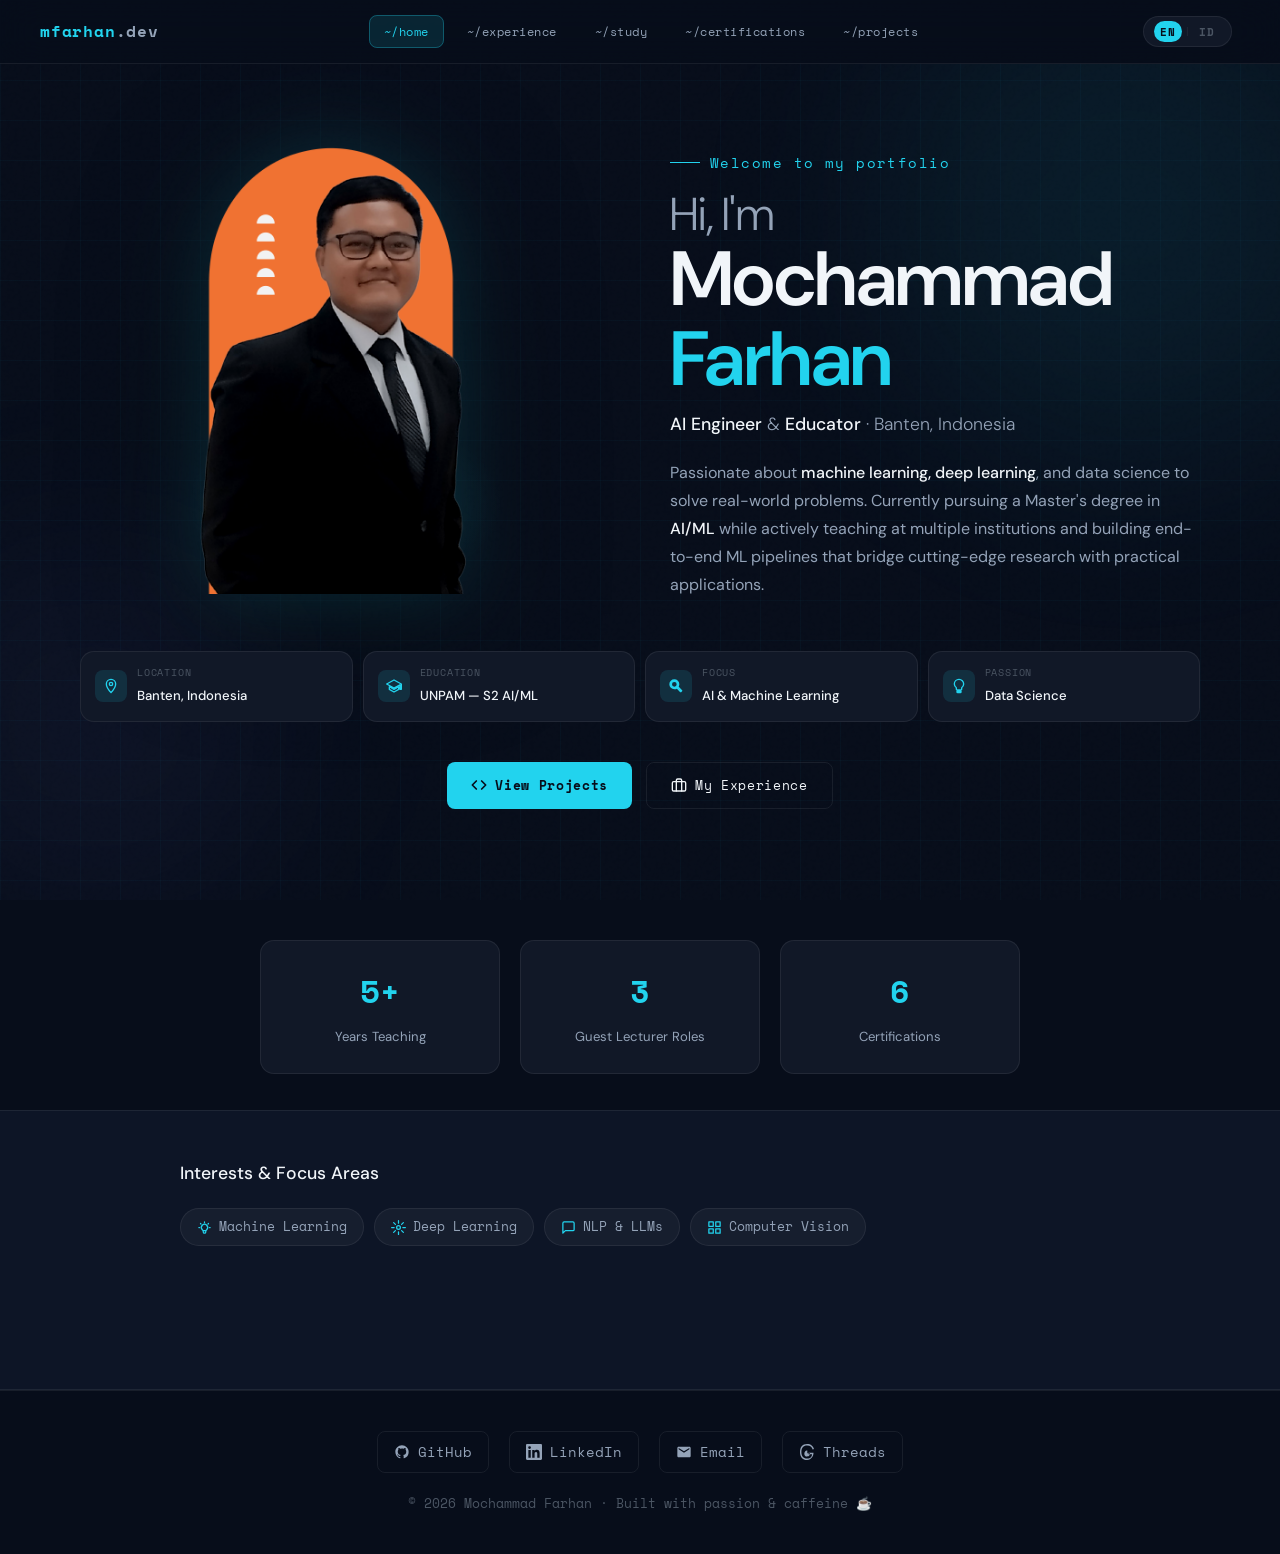
<file: index.html>
<!DOCTYPE html>
<html lang="id">
<head>
  <meta charset="UTF-8">
  <meta name="viewport" content="width=device-width, initial-scale=1.0">
  <title>Mochammad Farhan — AI Engineer & Educator</title>
  <link rel="stylesheet" href="style.css">
  <style>
    /* ─── HERO ─── */
    .hero {
      position: relative;
      min-height: calc(100vh - 64px);
      display: flex;
      align-items: center;
      overflow: hidden;
    }

    .hero-blob-1 {
      width: 500px; height: 500px;
      background: rgba(34,211,238,0.07);
      top: -100px; right: -100px;
    }
    .hero-blob-2 {
      width: 350px; height: 350px;
      background: rgba(129,140,248,0.06);
      bottom: 0; left: -80px;
    }

    .hero-inner {
      max-width: 1200px;
      margin: 0 auto;
      padding: 50px 40px 40px;
      position: relative;
      z-index: 2;
      display: grid;
      grid-template-columns: 1fr 1fr;
      grid-template-rows: auto auto auto;
      gap: 24px 60px;
      align-items: start;
    }

    .hero-bottom-row {
      grid-column: 1 / -1;
      display: flex;
      flex-direction: column;
      gap: 40px;
      align-items: center;
    }

    /* ─── PHOTO COLUMN ─── */
    .hero-photo {
      order: -1;
      display: flex;
      justify-content: center;
      align-items: flex-start;
      position: relative;
    }

    .hero-photo::before {
      content: '';
      position: absolute;
      bottom: 0;
      left: 50%;
      transform: translateX(-50%);
      width: 60%;
      height: 40%;
      background: radial-gradient(ellipse at center, rgba(34,211,238,0.15) 0%, transparent 70%);
      pointer-events: none;
      z-index: 1;
    }

    .hero-photo img {
      position: relative;
      z-index: 2;
    }

    .hero-photo img {
      width: 100%;
      max-width: 340px;
      aspect-ratio: 3/4;
      object-fit: cover;
      object-position: top center;
      mix-blend-mode: luminosity;
      filter: contrast(1.05) brightness(0.95) drop-shadow(0 0 40px rgba(34,211,238,0.18)) drop-shadow(0 20px 60px rgba(0,0,0,0.6));
      animation: photoFloat 3s ease-in-out infinite;
      border-radius: 0;
      border: none;
      background: transparent;
    }

    @keyframes photoFloat {
      0%, 100% { transform: translateY(0px); }
      50% { transform: translateY(-8px); }
    }

    /* ─── CARDS ROW (under photo, full width of content) ─── */
    .info-grid {
      display: grid;
      grid-template-columns: repeat(4, 1fr);
      gap: 10px;
      width: 100%;
      grid-column: 1 / -1;
    }

    .info-card {
      background: var(--bg-card);
      border: 1px solid var(--border);
      border-radius: var(--radius);
      padding: 12px 14px;
      display: flex;
      align-items: center;
      gap: 10px;
      transition: all var(--transition);
    }

    .info-card:hover {
      border-color: var(--accent-cyan-border);
      background: var(--bg-card-hover);
    }

    .info-icon {
      width: 32px;
      height: 32px;
      border-radius: 8px;
      background: var(--accent-cyan-dim);
      display: flex;
      align-items: center;
      justify-content: center;
      flex-shrink: 0;
    }

    .info-icon svg {
      width: 16px;
      height: 16px;
      stroke: var(--accent-cyan);
      fill: none;
      stroke-width: 2;
      stroke-linecap: round;
      stroke-linejoin: round;
    }

    .info-label {
      font-size: 0.65rem;
      color: var(--text-muted);
      font-family: var(--font-mono);
      text-transform: uppercase;
      letter-spacing: 0.08em;
      display: block;
      margin-bottom: 1px;
    }

    .info-value {
      font-size: 0.82rem;
      font-weight: 500;
      color: var(--text-primary);
      line-height: 1.3;
    }

    /* ─── CONTENT COLUMN ─── */
    .hero-content {
      display: flex;
      flex-direction: column;
      justify-content: flex-start;
      padding-top: 10px;
    }

    .hero-greeting {
      font-family: var(--font-mono);
      font-size: 0.9rem;
      color: var(--accent-cyan);
      letter-spacing: 0.1em;
      margin-bottom: 16px;
      display: flex;
      align-items: center;
      gap: 10px;
    }

    .hero-greeting::before {
      content: '';
      display: inline-block;
      width: 30px;
      height: 1px;
      background: var(--accent-cyan);
    }

    .hero-name {
      font-size: clamp(2.8rem, 6vw, 5rem);
      font-weight: 600;
      line-height: 1.05;
      letter-spacing: -0.02em;
      margin-bottom: 10px;
    }

    .hero-name .hi {
      color: var(--text-secondary);
      font-weight: 300;
      font-size: 0.6em;
      display: block;
      letter-spacing: 0;
    }

    .hero-name .name-cyan { color: var(--accent-cyan); }

    .hero-role {
      font-size: 1.1rem;
      color: var(--text-secondary);
      margin-bottom: 20px;
      font-weight: 300;
    }

    .hero-role strong {
      color: var(--text-primary);
      font-weight: 500;
    }

    .hero-bio {
      font-size: 1rem;
      color: var(--text-secondary);
      max-width: 620px;
      line-height: 1.75;
      margin-bottom: 28px;
    }

    .hero-bio strong {
      color: var(--text-primary);
      font-weight: 500;
    }

    .hero-cta {
      display: flex;
      gap: 14px;
      flex-wrap: wrap;
      justify-content: center;
    }

    .btn-primary {
      display: inline-flex;
      align-items: center;
      gap: 8px;
      background: var(--accent-cyan);
      color: var(--bg-primary);
      font-family: var(--font-mono);
      font-size: 0.82rem;
      font-weight: 700;
      letter-spacing: 0.05em;
      padding: 12px 24px;
      border-radius: var(--radius-sm);
      text-decoration: none;
      transition: all var(--transition);
      border: none;
      cursor: pointer;
    }

    .btn-primary:hover {
      background: #67e8f9;
      transform: translateY(-2px);
    }

    .btn-secondary {
      display: inline-flex;
      align-items: center;
      gap: 8px;
      background: transparent;
      color: var(--text-primary);
      font-family: var(--font-mono);
      font-size: 0.82rem;
      letter-spacing: 0.05em;
      padding: 12px 24px;
      border-radius: var(--radius-sm);
      text-decoration: none;
      border: 1px solid var(--border);
      transition: all var(--transition);
    }

    .btn-secondary:hover {
      border-color: var(--accent-cyan-border);
      color: var(--accent-cyan);
      background: var(--accent-cyan-dim);
      transform: translateY(-2px);
    }

    /* ─── QUICK STATS ─── */
    .stats-section {
      max-width: 1000px;
      margin: 0 auto;
      padding: 40px 40px 36px;
    }

    .stats-grid {
      display: grid;
      grid-template-columns: repeat(3, 1fr);
      gap: 20px;
      max-width: 760px;
      margin: 0 auto;
    }

    .stat-card {
      background: var(--bg-card);
      border: 1px solid var(--border);
      border-radius: var(--radius);
      padding: 24px 20px;
      text-align: center;
      transition: all var(--transition);
    }

    .stat-card:hover {
      border-color: var(--accent-cyan-border);
      background: var(--bg-card-hover);
      transform: translateY(-3px);
    }

    .stat-number {
      font-family: var(--font-mono);
      font-size: 2rem;
      font-weight: 700;
      color: var(--accent-cyan);
      display: block;
      margin-bottom: 5px;
    }

    .stat-label {
      font-size: 0.82rem;
      color: var(--text-secondary);
    }

    /* ─── INTERESTS ─── */
    .interests-section {
      background: var(--bg-secondary);
      border-top: 1px solid var(--border);
      border-bottom: 1px solid var(--border);
    }

    .interests-inner {
      max-width: 1000px;
      margin: 0 auto;
      padding: 48px 40px;
    }

    .interests-title {
      font-size: 1.1rem;
      font-weight: 500;
      color: var(--text-primary);
      margin-bottom: 20px;
    }

    .tags-wrap {
      display: flex;
      flex-wrap: wrap;
      gap: 10px;
    }

    .tag-large {
      display: inline-flex;
      align-items: center;
      gap: 7px;
      font-size: 0.82rem;
      font-family: var(--font-mono);
      color: var(--text-secondary);
      background: rgba(255,255,255,0.04);
      border: 1px solid var(--border);
      border-radius: 100px;
      padding: 7px 16px;
      transition: all var(--transition);
      cursor: default;
    }

    .tag-large:hover {
      color: var(--accent-cyan);
      border-color: var(--accent-cyan-border);
      background: var(--accent-cyan-dim);
    }

    .tag-large:hover .tag-icon {
      color: var(--accent-cyan);
    }

    .tag-icon {
      width: 15px;
      height: 15px;
      color: #22d3ee;
      flex-shrink: 0;
    }

    /* ─── TYPING CURSOR ─── */
    .cursor {
      display: inline-block;
      width: 3px;
      height: 1em;
      background: var(--accent-cyan);
      margin-left: 4px;
      vertical-align: middle;
      animation: blink 1s step-end infinite;
    }

    @keyframes blink {
      0%, 100% { opacity: 1; }
      50% { opacity: 0; }
    }

    /* ─── RESPONSIVE ─── */
    @media (max-width: 768px) {
      .hero-inner {
        padding: 40px 20px 30px;
        grid-template-columns: 1fr;
        gap: 30px;
      }
      .hero-photo { align-items: center; }
      .hero-photo img { max-width: 260px; }
      .info-grid { max-width: 100%; grid-template-columns: repeat(2, 1fr); }
      .stats-grid { grid-template-columns: repeat(2, 1fr); }
      .interests-inner { padding: 40px 20px; }
      .stats-section { padding: 30px 20px; }
    }

    @media (max-width: 480px) {
      .stats-grid { grid-template-columns: 1fr 1fr; }
      .hero-cta { flex-direction: column; }
    }
  </style>
</head>
<body>
<div class="page">

  <!-- HERO -->
  <section class="hero">
    <div class="glow-blob hero-blob-1"></div>
    <div class="glow-blob hero-blob-2"></div>

    <div class="hero-inner">

      <!-- LEFT: Photo only -->
      <div class="hero-photo fade-up" style="animation-delay:0.05s">
        <img src="foto-resmi.png" alt="Mochammad Farhan — AI Engineer & Educator" />
      </div>

      <!-- RIGHT: Text only -->
      <div class="hero-content">
        <p class="hero-greeting fade-up" data-i18n="home.greeting">Welcome to my portfolio</p>

        <h1 class="hero-name fade-up" style="animation-delay:0.1s">
          <span class="hi" data-i18n="home.hi">Hi, I'm</span>
          Mochammad <span class="name-cyan">Farhan</span>
        </h1>

        <p class="hero-role fade-up" style="animation-delay:0.15s" data-i18n="home.role">
          <strong>AI Engineer</strong> &amp; <strong>Educator</strong> · Banten, Indonesia
        </p>

        <p class="hero-bio fade-up" style="animation-delay:0.2s" data-i18n="home.bio">
          Passionate about <strong>machine learning, deep learning</strong>, and data science to solve real-world problems.
          Currently pursuing a Master's degree in <strong>AI/ML</strong> while actively teaching at multiple institutions
          and building end-to-end ML pipelines that bridge cutting-edge research with practical applications.
        </p>
      </div>

      <!-- BOTTOM ROW: Info Cards full width, then CTA -->
      <div class="hero-bottom-row fade-up" style="animation-delay:0.25s">
        <div class="info-grid">
          <div class="info-card">
            <div class="info-icon">
              <svg viewBox="0 0 24 24"><path d="M12 2C8.13 2 5 5.13 5 9c0 5.25 7 13 7 13s7-7.75 7-13c0-3.87-3.13-7-7-7zm0 9.5c-1.38 0-2.5-1.12-2.5-2.5s1.12-2.5 2.5-2.5 2.5 1.12 2.5 2.5-1.12 2.5-2.5 2.5z"/></svg>
            </div>
            <div>
              <span class="info-label" data-i18n="home.info.location.label">Location</span>
              <span class="info-value" data-i18n="home.info.location.value">Banten, Indonesia</span>
            </div>
          </div>
          <div class="info-card">
            <div class="info-icon">
              <svg viewBox="0 0 24 24"><path d="M12 3L1 9l11 6 9-4.91V17h2V9L12 3zM5 13.18v4L12 21l7-3.82v-4L12 17l-7-3.82z"/></svg>
            </div>
            <div>
              <span class="info-label" data-i18n="home.info.edu.label">Education</span>
              <span class="info-value" data-i18n="home.info.edu.value">UNPAM — S2 AI/ML</span>
            </div>
          </div>
          <div class="info-card">
            <div class="info-icon">
              <svg viewBox="0 0 24 24"><path d="M9.5 3A6.5 6.5 0 0 1 16 9.5c0 1.61-.59 3.09-1.56 4.23l.27.27h.79l5 5-1.5 1.5-5-5v-.79l-.27-.27A6.516 6.516 0 0 1 9.5 16 6.5 6.5 0 0 1 3 9.5 6.5 6.5 0 0 1 9.5 3m0 2C7 5 5 7 5 9.5S7 14 9.5 14 14 12 14 9.5 12 5 9.5 5z"/></svg>
            </div>
            <div>
              <span class="info-label" data-i18n="home.info.focus.label">Focus</span>
              <span class="info-value" data-i18n="home.info.focus.value">AI &amp; Machine Learning</span>
            </div>
          </div>
          <div class="info-card">
            <div class="info-icon">
              <svg viewBox="0 0 24 24"><path d="M9 21c0 .55.45 1 1 1h4c.55 0 1-.45 1-1v-1H9v1zm3-19C8.14 2 5 5.14 5 9c0 2.38 1.19 4.47 3 5.74V17c0 .55.45 1 1 1h6c.55 0 1-.45 1-1v-2.26c1.81-1.27 3-3.36 3-5.74 0-3.86-3.14-7-7-7z"/></svg>
            </div>
            <div>
              <span class="info-label" data-i18n="home.info.passion.label">Passion</span>
              <span class="info-value" data-i18n="home.info.passion.value">Data Science</span>
            </div>
          </div>
        </div>

        <div class="hero-cta">
          <a href="projects.html" class="btn-primary">
            <svg width="16" height="16" viewBox="0 0 24 24" fill="none" stroke="currentColor" stroke-width="2.5" stroke-linecap="round" stroke-linejoin="round"><polyline points="16 18 22 12 16 6"/><polyline points="8 6 2 12 8 18"/></svg>
            <span data-i18n="home.btn.projects">View Projects</span>
          </a>
          <a href="experience.html" class="btn-secondary">
            <svg width="16" height="16" viewBox="0 0 24 24" fill="none" stroke="currentColor" stroke-width="2" stroke-linecap="round" stroke-linejoin="round"><rect x="2" y="7" width="20" height="14" rx="2"/><path d="M16 21V5a2 2 0 0 0-2-2h-4a2 2 0 0 0-2 2v16"/></svg>
            <span data-i18n="home.btn.experience">My Experience</span>
          </a>
        </div>
      </div>

    </div>
  </section>

  <!-- QUICK STATS -->
  <section class="stats-section">
    <div class="stats-grid">
      <div class="stat-card fade-up">
        <span class="stat-number">5+</span>
        <span class="stat-label" data-i18n="home.stat.teaching">Years Teaching</span>
      </div>
      <div class="stat-card fade-up">
        <span class="stat-number">3</span>
        <span class="stat-label" data-i18n="home.stat.lecturer">Guest Lecturer Roles</span>
      </div>
      <div class="stat-card fade-up">
        <span class="stat-number">6</span>
        <span class="stat-label" data-i18n="home.stat.certs">Certifications</span>
      </div>
      <div class="stat-card fade-up" style="display:none;">
        <span class="stat-number">1</span>
        <span class="stat-label" data-i18n="home.stat.pub">Q1 Publication</span>
      </div>
    </div>
  </section>

  <!-- INTERESTS -->
  <section class="interests-section">
    <div class="interests-inner">
      <p class="interests-title fade-up" data-i18n="home.interests.title">Interests &amp; Focus Areas</p>
      <div class="tags-wrap">

        <span class="tag-large fade-up">
          <svg class="tag-icon" viewBox="0 0 24 24" fill="none" stroke="currentColor" stroke-width="2" stroke-linecap="round" stroke-linejoin="round"><path d="M9.663 17h4.673M12 3v1m6.364 1.636l-.707.707M21 12h-1M4 12H3m3.343-5.657l-.707-.707m2.828 9.9a5 5 0 117.072 0l-.548.547A3.374 3.374 0 0014 18.469V19a2 2 0 11-4 0v-.531c0-.895-.356-1.754-.988-2.386l-.548-.547z"/></svg>
          Machine Learning
        </span>

        <span class="tag-large fade-up">
          <svg class="tag-icon" viewBox="0 0 24 24" fill="none" stroke="currentColor" stroke-width="2" stroke-linecap="round" stroke-linejoin="round"><circle cx="12" cy="12" r="3"/><path d="M12 1v4M12 19v4M4.22 4.22l2.83 2.83M16.95 16.95l2.83 2.83M1 12h4M19 12h4M4.22 19.78l2.83-2.83M16.95 7.05l2.83-2.83"/></svg>
          Deep Learning
        </span>

        <span class="tag-large fade-up">
          <svg class="tag-icon" viewBox="0 0 24 24" fill="none" stroke="currentColor" stroke-width="2" stroke-linecap="round" stroke-linejoin="round"><path d="M21 15a2 2 0 0 1-2 2H7l-4 4V5a2 2 0 0 1 2-2h14a2 2 0 0 1 2 2z"/></svg>
          NLP &amp; LLMs
        </span>

        <span class="tag-large fade-up">
          <svg class="tag-icon" viewBox="0 0 24 24" fill="none" stroke="currentColor" stroke-width="2" stroke-linecap="round" stroke-linejoin="round"><rect x="3" y="3" width="7" height="7"/><rect x="14" y="3" width="7" height="7"/><rect x="14" y="14" width="7" height="7"/><rect x="3" y="14" width="7" height="7"/></svg>
          Computer Vision
        </span>

        <span class="tag-large fade-up">
          <svg class="tag-icon" viewBox="0 0 24 24" fill="none" stroke="currentColor" stroke-width="2" stroke-linecap="round" stroke-linejoin="round"><polyline points="22 12 18 12 15 21 9 3 6 12 2 12"/></svg>
          Time Series Forecasting
        </span>

        <span class="tag-large fade-up">
          <svg class="tag-icon" viewBox="0 0 24 24" fill="none" stroke="currentColor" stroke-width="2" stroke-linecap="round" stroke-linejoin="round"><line x1="18" y1="20" x2="18" y2="10"/><line x1="12" y1="20" x2="12" y2="4"/><line x1="6" y1="20" x2="6" y2="14"/></svg>
          Data Visualization
        </span>

        <span class="tag-large fade-up">
          <svg class="tag-icon" viewBox="0 0 24 24" fill="none" stroke="currentColor" stroke-width="2" stroke-linecap="round" stroke-linejoin="round"><path d="M3 3h7v7H3zM14 3h7v7h-7zM14 14h7v7h-7zM3 14h7v7H3z"/><path d="M10 6.5h4M17.5 10v4M10 17.5h4M6.5 10v4"/></svg>
          Seismic Data Analysis
        </span>

        <span class="tag-large fade-up">
          <svg class="tag-icon" viewBox="0 0 24 24" fill="none" stroke="currentColor" stroke-width="2" stroke-linecap="round" stroke-linejoin="round"><path d="M12 2L2 7l10 5 10-5-10-5zM2 17l10 5 10-5M2 12l10 5 10-5"/></svg>
          MLOps
        </span>

        <span class="tag-large fade-up">
          <svg class="tag-icon" viewBox="0 0 24 24" fill="none" stroke="currentColor" stroke-width="2" stroke-linecap="round" stroke-linejoin="round"><circle cx="11" cy="11" r="8"/><path d="M21 21l-4.35-4.35M11 8v3M11 14v.01"/></svg>
          AI Research
        </span>

        <span class="tag-large fade-up">
          <svg class="tag-icon" viewBox="0 0 24 24" fill="none" stroke="currentColor" stroke-width="2" stroke-linecap="round" stroke-linejoin="round"><path d="M12 2a10 10 0 0 1 10 10c0 5.52-4.48 10-10 10S2 17.52 2 12 6.48 2 12 2z"/><path d="M12 8v4l3 3"/></svg>
          Generative AI
        </span>

      </div>
    </div>
  </section>

</div>

<script src="nav.js"></script>
<script src="i18n.js"></script>
<script>
  injectNav('index.html');
  injectFooter();

  document.querySelectorAll('.fade-up').forEach((el, i) => {
    setTimeout(() => el.classList.add('visible'), 100 + i * 80);
  });
</script>
</body>
</html>
</file>
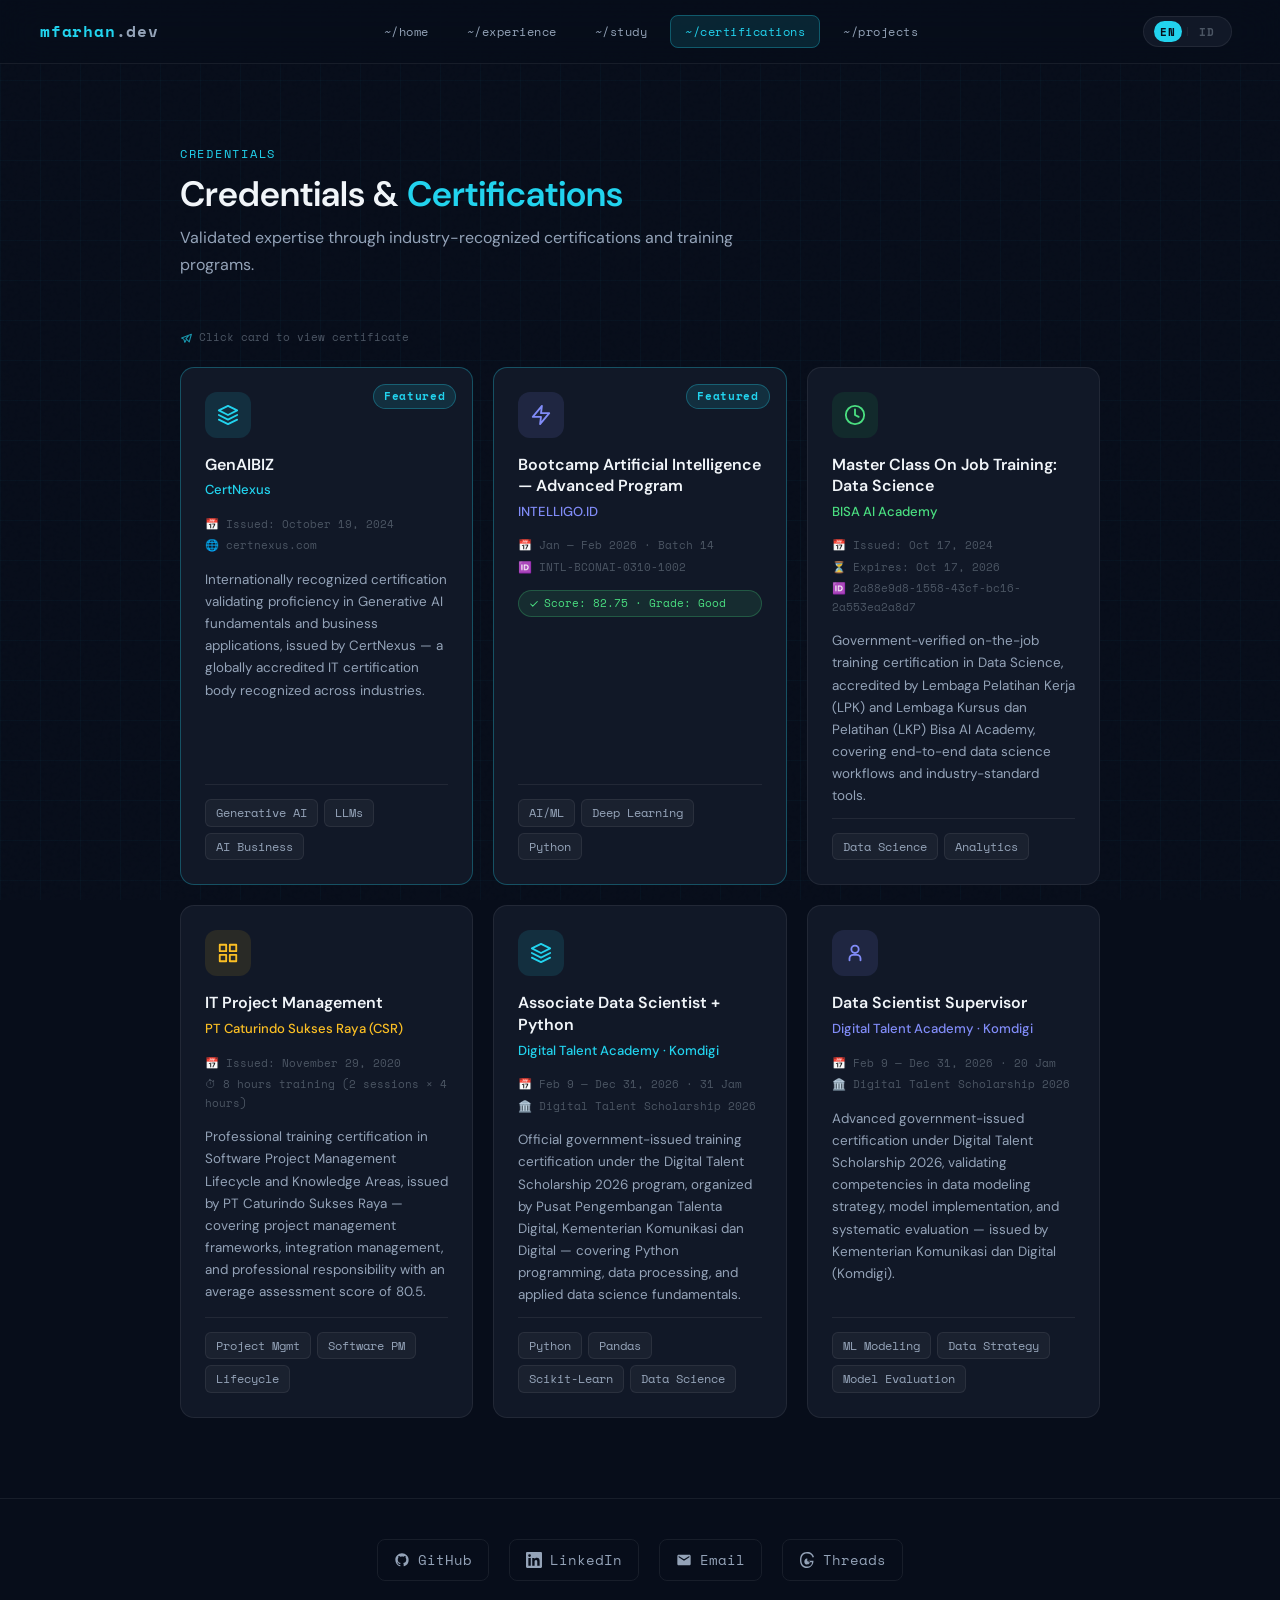
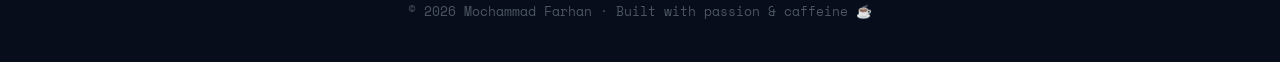
<file: certifications.html>
<!DOCTYPE html>
<html lang="id">
<head>
  <meta charset="UTF-8">
  <meta name="viewport" content="width=device-width, initial-scale=1.0">
  <title>Certifications — Mochammad Farhan</title>
  <link rel="stylesheet" href="style.css">
  <style>
    .cert-grid { display: grid; grid-template-columns: repeat(3, 1fr); gap: 20px; }
    .cert-card { background: var(--bg-card); border: 1px solid var(--border); border-radius: var(--radius); padding: 24px; transition: all var(--transition); position: relative; overflow: hidden; display: flex; flex-direction: column; cursor: pointer; }
    .cert-card.featured { border-color: var(--accent-cyan-border); }
    .cert-card:hover { border-color: var(--accent-cyan-border); background: var(--bg-card-hover); transform: translateY(-3px); }
    .cert-card:hover .cert-name { color: var(--accent-cyan); }
    .cert-card .featured-badge { position: absolute; top: 16px; right: 16px; }
    .cert-icon-wrap { width: 46px; height: 46px; border-radius: 12px; display: flex; align-items: center; justify-content: center; margin-bottom: 16px; background: var(--accent-cyan-dim); flex-shrink: 0; }
    .cert-icon-wrap.purple { background: var(--accent-purple-dim); }
    .cert-icon-wrap.green { background: rgba(34,197,94,0.1); }
    .cert-icon-wrap.amber { background: rgba(251,191,36,0.1); }
    .cert-icon-wrap svg { width: 22px; height: 22px; stroke: var(--accent-cyan); fill: none; stroke-width: 2; stroke-linecap: round; stroke-linejoin: round; }
    .cert-icon-wrap.purple svg { stroke: var(--accent-purple); }
    .cert-icon-wrap.green svg { stroke: #4ade80; }
    .cert-icon-wrap.amber svg { stroke: #fbbf24; }
    .cert-name { font-size: 1rem; font-weight: 600; color: var(--text-primary); margin-bottom: 4px; line-height: 1.35; transition: color var(--transition); }
    .cert-issuer { font-size: 0.82rem; color: var(--accent-cyan); font-weight: 500; margin-bottom: 14px; }
    .cert-issuer.purple { color: var(--accent-purple); }
    .cert-issuer.green { color: #4ade80; }
    .cert-issuer.amber { color: #fbbf24; }
    .cert-meta { font-family: var(--font-mono); font-size: 0.7rem; color: var(--text-muted); margin-bottom: 14px; display: flex; flex-direction: column; gap: 3px; }
    .cert-tags { display: flex; flex-wrap: wrap; gap: 6px; margin-top: auto; padding-top: 14px; border-top: 1px solid var(--border); }
    .cert-score { display: inline-flex; align-items: center; gap: 5px; font-family: var(--font-mono); font-size: 0.7rem; color: #4ade80; background: rgba(74,222,128,0.1); border: 1px solid rgba(74,222,128,0.25); border-radius: 100px; padding: 3px 10px; margin-bottom: 10px; }
    @media (max-width: 900px) { .cert-grid { grid-template-columns: repeat(2, 1fr); } }
    @media (max-width: 600px) { .cert-grid { grid-template-columns: 1fr; } }
  </style>
</head>
<body>
<div class="page">
  <section class="section">

    <p class="section-label" data-i18n="cert.label">Credentials</p>
    <h1 class="section-title" data-i18n="cert.title">Credentials &amp; <span class="accent">Certifications</span></h1>
    <p class="section-desc" data-i18n="cert.desc">Validated expertise through industry-recognized certifications and training programs.</p>

    <p class="cert-click-hint">
      <svg viewBox="0 0 24 24"><path d="M15 10l-4 4l6 6l4-14l-18 7l4 2l2 6l2-4"/></svg>
      <span data-i18n="cert.clickhint">Click card to view certificate</span>
    </p>

    <div class="cert-grid">

      <!-- GenAIBIZ -->
      <div class="cert-card featured fade-up" data-cert="cert/cert-genaibiz.jpg" data-cert-name="GenAIBIZ — CertNexus">
        <span class="featured-badge badge badge-cyan" data-i18n="cert.featured">Featured</span>
        <div class="cert-icon-wrap">
          <svg viewBox="0 0 24 24"><path d="M12 2L2 7l10 5 10-5-10-5zM2 17l10 5 10-5M2 12l10 5 10-5"/></svg>
        </div>
        <div class="cert-name" data-i18n="cert.genaibiz.name">GenAIBIZ</div>
        <div class="cert-issuer">CertNexus</div>
        <div class="cert-meta">
          <span>📅 Issued: October 19, 2024</span>
          <span>🌐 certnexus.com</span>
        </div>
        <p style="font-size:0.84rem;color:var(--text-secondary);line-height:1.65;margin-bottom:10px;" data-i18n="cert.genaibiz.desc">
          Sertifikasi bertaraf internasional yang memvalidasi kompetensi dalam dasar-dasar Generative AI dan penerapannya di dunia bisnis, diterbitkan oleh CertNexus — badan sertifikasi teknologi informasi yang diakui secara global di berbagai industri.
        </p>
        <div class="cert-tags">
          <span class="tag">Generative AI</span>
          <span class="tag">LLMs</span>
          <span class="tag">AI Business</span>
        </div>
      </div>

      <!-- INTELLIGO Bootcamp AI -->
      <div class="cert-card featured fade-up" data-cert="cert/cert-intelligo.jpg" data-cert-name="Bootcamp AI — INTELLIGO.ID">
        <span class="featured-badge badge badge-cyan" data-i18n="cert.featured">Featured</span>
        <div class="cert-icon-wrap purple">
          <svg viewBox="0 0 24 24"><polygon points="13 2 3 14 12 14 11 22 21 10 12 10 13 2"/></svg>
        </div>
        <div class="cert-name" data-i18n="cert.intelligo.name">Bootcamp Artificial Intelligence — Advanced Program</div>
        <div class="cert-issuer purple">INTELLIGO.ID</div>
        <div class="cert-meta">
          <span>📅 Jan — Feb 2026 · Batch 14</span>
          <span>🆔 INTL-BCONAI-0310-1002</span>
        </div>
        <div class="cert-score">
          <svg width="10" height="10" viewBox="0 0 24 24" fill="none" stroke="currentColor" stroke-width="2.5" stroke-linecap="round" stroke-linejoin="round"><polyline points="20 6 9 17 4 12"/></svg>
          <span data-i18n="cert.intelligo.score">Score: 82.75 · Grade: Good</span>
        </div>
        <div class="cert-tags">
          <span class="tag">AI/ML</span>
          <span class="tag">Deep Learning</span>
          <span class="tag">Python</span>
        </div>
      </div>

      <!-- BISA AI -->
      <div class="cert-card fade-up" data-cert="cert/cert-bisaai.jpg" data-cert-name="Data Science — BISA AI Academy">
        <div class="cert-icon-wrap green">
          <svg viewBox="0 0 24 24"><circle cx="12" cy="12" r="10"/><path d="M12 6v6l4 2"/></svg>
        </div>
        <div class="cert-name" data-i18n="cert.bisaai.name">Master Class On Job Training: Data Science</div>
        <div class="cert-issuer green">BISA AI Academy</div>
        <div class="cert-meta">
          <span>📅 Issued: Oct 17, 2024</span>
          <span>⏳ Expires: Oct 17, 2026</span>
          <span>🆔 2a88e9d8-1558-43cf-bc16-2a553ea2a8d7</span>
        </div>
        <p style="font-size:0.84rem;color:var(--text-secondary);line-height:1.65;margin-bottom:10px;" data-i18n="cert.bisaai.desc">
          Sertifikasi pelatihan berbasis praktik kerja yang diverifikasi oleh lembaga resmi pemerintah — Lembaga Pelatihan Kerja (LPK) dan Lembaga Kursus dan Pelatihan (LKP) Bisa AI Academy — mencakup alur kerja data science secara menyeluruh dan penguasaan alat industri yang relevan.
        </p>
        <div class="cert-tags">
          <span class="tag">Data Science</span>
          <span class="tag">Analytics</span>
        </div>
      </div>

      <!-- IT Project Management -->
      <div class="cert-card fade-up" data-cert="cert/cert-itpm.jpg" data-cert-name="IT Project Management — CSR">
        <div class="cert-icon-wrap amber">
          <svg viewBox="0 0 24 24"><rect x="3" y="3" width="7" height="7"/><rect x="14" y="3" width="7" height="7"/><rect x="14" y="14" width="7" height="7"/><rect x="3" y="14" width="7" height="7"/></svg>
        </div>
        <div class="cert-name" data-i18n="cert.itpm.name">IT Project Management</div>
        <div class="cert-issuer amber">PT Caturindo Sukses Raya (CSR)</div>
        <div class="cert-meta">
          <span>📅 Issued: November 29, 2020</span>
          <span>⏱ 8 hours training (2 sessions × 4 hours)</span>
        </div>
        <p style="font-size:0.84rem;color:var(--text-secondary);line-height:1.65;margin-bottom:10px;" data-i18n="cert.itpm.desc">
          Sertifikasi pelatihan profesional dalam Siklus Hidup dan Area Pengetahuan Manajemen Proyek Perangkat Lunak, diterbitkan oleh PT Caturindo Sukses Raya — mencakup kerangka manajemen proyek, manajemen integrasi, dan tanggung jawab profesional dengan nilai rata-rata asesmen sebesar 80.5.
        </p>
        <div class="cert-tags">
          <span class="tag">Project Mgmt</span>
          <span class="tag">Software PM</span>
          <span class="tag">Lifecycle</span>
        </div>
      </div>

      <!-- Publication Card (hidden) -->
      <div class="cert-card fade-up" style="display:none;" data-cert="cert/cert-publication.jpg" data-cert-name="Research Publication — Q1 Elsevier">
        <div class="cert-icon-wrap purple">
          <svg viewBox="0 0 24 24"><path d="M14 2H6a2 2 0 0 0-2 2v16a2 2 0 0 0 2 2h12a2 2 0 0 0 2-2V8z"/><polyline points="14 2 14 8 20 8"/><line x1="16" y1="13" x2="8" y2="13"/><line x1="16" y1="17" x2="8" y2="17"/><polyline points="10 9 9 9 8 9"/></svg>
        </div>
        <div class="cert-name" data-i18n="cert.pub.name">Research Publication — Q1 Journal</div>
        <div class="cert-issuer purple">Computers &amp; Geosciences · Elsevier</div>
        <div class="cert-meta">
          <span>📊 Quartile: Q1 (Scimago)</span>
          <span>🏢 Publisher: Elsevier</span>
        </div>
        <p style="font-size:0.84rem;color:var(--text-secondary);line-height:1.65;margin-bottom:10px;" data-i18n="cert.pub.desc">
          Published peer-reviewed research in Computers &amp; Geosciences, a Q1-ranked international journal indexed in Scopus, demonstrating applied AI/ML in geoscience data analysis.
        </p>
        <div class="cert-tags">
          <span class="tag">Research</span>
          <span class="tag">Elsevier</span>
          <span class="tag">Q1 Scopus</span>
          <span class="tag">Geoscience</span>
        </div>
      </div>

      <!-- DTA Associate Data Scientist + Python -->
      <div class="cert-card fade-up" data-cert="cert/cert-dta-associate.jpg" data-cert-name="Associate Data Scientist + Python — Komdigi DTA">
        <div class="cert-icon-wrap">
          <svg viewBox="0 0 24 24" fill="none" stroke="currentColor" stroke-width="2" stroke-linecap="round" stroke-linejoin="round"><path d="M12 2L2 7l10 5 10-5-10-5z"/><path d="M2 17l10 5 10-5"/><path d="M2 12l10 5 10-5"/></svg>
        </div>
        <div class="cert-name" data-i18n="cert.dta1.name">Associate Data Scientist + Python</div>
        <div class="cert-issuer">Digital Talent Academy · Komdigi</div>
        <div class="cert-meta">
          <span>📅 Feb 9 — Dec 31, 2026 · 31 Jam</span>
          <span>🏛️ Digital Talent Scholarship 2026</span>
        </div>
        <p style="font-size:0.84rem;color:var(--text-secondary);line-height:1.65;margin-bottom:10px;" data-i18n="cert.dta1.desc">
          Sertifikat pelatihan resmi pemerintah dalam program Digital Talent Scholarship 2026 yang diselenggarakan oleh Pusat Pengembangan Talenta Digital, Kementerian Komunikasi dan Digital — mencakup pemrograman Python, pengolahan data, dan penerapan dasar-dasar ilmu data.
        </p>
        <div class="cert-tags">
          <span class="tag">Python</span>
          <span class="tag">Pandas</span>
          <span class="tag">Scikit-Learn</span>
          <span class="tag">Data Science</span>
        </div>
      </div>

      <!-- DTA Data Scientist Supervisor -->
      <div class="cert-card fade-up" data-cert="cert/cert-dta-supervisor.jpg" data-cert-name="Data Scientist Supervisor — Komdigi DTA">
        <div class="cert-icon-wrap purple">
          <svg viewBox="0 0 24 24" fill="none" stroke="currentColor" stroke-width="2" stroke-linecap="round" stroke-linejoin="round"><circle cx="12" cy="8" r="4"/><path d="M6 20v-2a4 4 0 0 1 4-4h4a4 4 0 0 1 4 4v2"/></svg>
        </div>
        <div class="cert-name" data-i18n="cert.dta2.name">Data Scientist Supervisor</div>
        <div class="cert-issuer purple">Digital Talent Academy · Komdigi</div>
        <div class="cert-meta">
          <span>📅 Feb 9 — Dec 31, 2026 · 20 Jam</span>
          <span>🏛️ Digital Talent Scholarship 2026</span>
        </div>
        <p style="font-size:0.84rem;color:var(--text-secondary);line-height:1.65;margin-bottom:10px;" data-i18n="cert.dta2.desc">
          Sertifikasi lanjutan resmi pemerintah dalam program Digital Talent Scholarship 2026 yang memvalidasi kompetensi dalam perancangan strategi model, penerapan pemodelan, dan evaluasi hasil secara sistematis — diterbitkan oleh Kementerian Komunikasi dan Digital (Komdigi).
        </p>
        <div class="cert-tags">
          <span class="tag">ML Modeling</span>
          <span class="tag">Data Strategy</span>
          <span class="tag">Model Evaluation</span>
        </div>
      </div>

    </div>

  </section>
</div>

<script src="nav.js"></script>
<script src="i18n.js"></script>

<!-- Certificate Image Modal -->
<div class="cert-modal-overlay" id="certModal">
  <div class="cert-modal">
    <div class="cert-modal-header">
      <span class="cert-modal-title" id="certModalTitle"></span>
      <button class="cert-modal-close" id="certModalClose" aria-label="Close">
        <svg width="20" height="20" viewBox="0 0 24 24" fill="none" stroke="currentColor" stroke-width="2" stroke-linecap="round" stroke-linejoin="round"><line x1="18" y1="6" x2="6" y2="18"/><line x1="6" y1="6" x2="18" y2="18"/></svg>
      </button>
    </div>
    <div class="cert-modal-body" id="certModalBody"></div>
  </div>
</div>

<script>
  injectNav('certifications.html');
  injectFooter();
  initScrollAnimations();

  const modal      = document.getElementById('certModal');
  const modalTitle = document.getElementById('certModalTitle');
  const modalBody  = document.getElementById('certModalBody');
  const modalClose = document.getElementById('certModalClose');

  function openCertModal(certFile, certName) {
    modalTitle.textContent = certName;
    modalBody.innerHTML = certFile
      ? `<img src="${certFile}" alt="${certName}" onerror="this.parentElement.innerHTML=noImgHTML()" />`
      : noImgHTML();
    modal.classList.add('open');
    document.body.style.overflow = 'hidden';
  }

  function closeCertModal() {
    modal.classList.remove('open');
    document.body.style.overflow = '';
  }

  function noImgHTML() {
    return `<div class="cert-modal-placeholder">
      <svg viewBox="0 0 24 24" fill="none" stroke="currentColor" stroke-width="1.5" stroke-linecap="round" stroke-linejoin="round"><rect x="3" y="3" width="18" height="18" rx="2"/><path d="M3 9h18M9 21V9"/></svg>
      <p>File gambar sertifikat belum tersedia.<br>Simpan file di folder <code>cert/</code> dengan nama yang sesuai.</p>
    </div>`;
  }

  document.querySelectorAll('.cert-card[data-cert]').forEach(card => {
    card.addEventListener('click', () => openCertModal(card.dataset.cert, card.dataset.certName));
  });

  modalClose.addEventListener('click', closeCertModal);
  modal.addEventListener('click', e => { if (e.target === modal) closeCertModal(); });
  document.addEventListener('keydown', e => { if (e.key === 'Escape') closeCertModal(); });
</script>
</body>
</html>
</file>
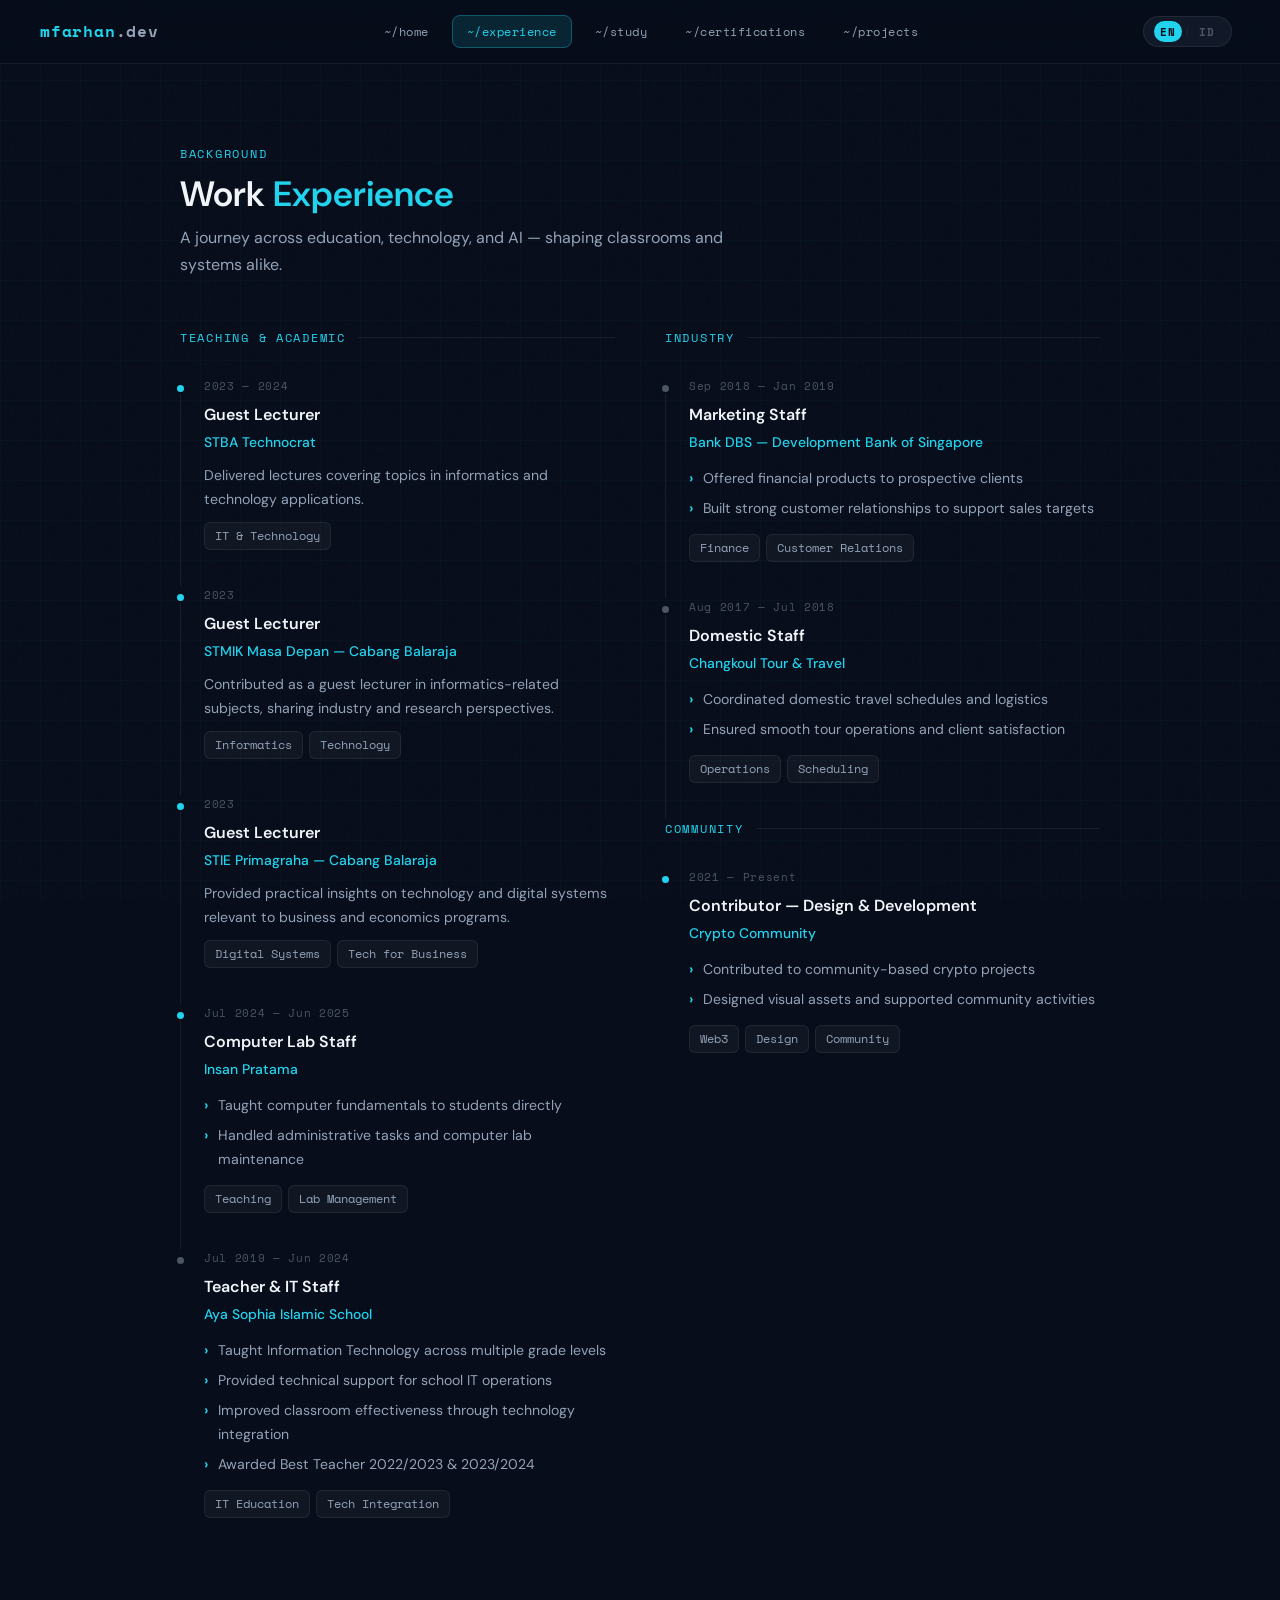
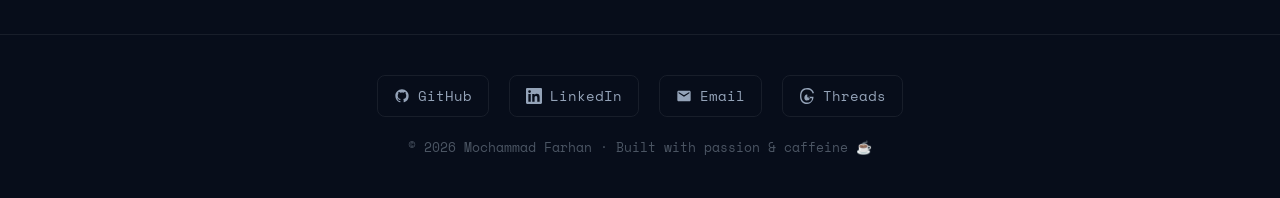
<file: experience.html>
<!DOCTYPE html>
<html lang="id">
<head>
  <meta charset="UTF-8">
  <meta name="viewport" content="width=device-width, initial-scale=1.0">
  <title>Experience — Mochammad Farhan</title>
  <link rel="stylesheet" href="style.css">
  <style>
    .exp-grid { display: grid; grid-template-columns: 1fr 1fr; gap: 50px; align-items: start; }
    .timeline { position: relative; }
    .timeline-col-title { font-family: var(--font-mono); font-size: 0.72rem; color: var(--accent-cyan); letter-spacing: 0.15em; text-transform: uppercase; margin-bottom: 30px; display: flex; align-items: center; gap: 12px; }
    .timeline-col-title::after { content: ''; flex: 1; height: 1px; background: var(--border); }
    .timeline-item { position: relative; padding-left: 24px; margin-bottom: 36px; }
    .timeline-item::before { content: ''; position: absolute; left: 0; top: 8px; bottom: -36px; width: 1px; background: var(--border); }
    .timeline-item:last-child::before { display: none; }
    .timeline-dot { position: absolute; left: -5px; top: 6px; width: 11px; height: 11px; border-radius: 50%; background: var(--accent-cyan); border: 2px solid var(--bg-primary); z-index: 2; }
    .timeline-dot.muted { background: var(--text-muted); }
    .timeline-period { font-family: var(--font-mono); font-size: 0.7rem; color: var(--text-muted); letter-spacing: 0.06em; margin-bottom: 6px; }
    .timeline-role { font-size: 1rem; font-weight: 600; color: var(--text-primary); margin-bottom: 3px; }
    .timeline-org { font-size: 0.87rem; color: var(--accent-cyan); margin-bottom: 10px; font-weight: 500; }
    .timeline-desc { font-size: 0.88rem; color: var(--text-secondary); line-height: 1.7; }
    .timeline-desc ul { list-style: none; margin-top: 8px; }
    .timeline-desc ul li { padding: 3px 0; padding-left: 14px; position: relative; }
    .timeline-desc ul li::before { content: '›'; position: absolute; left: 0; color: var(--accent-cyan); font-weight: 700; }
    .timeline-tags { display: flex; flex-wrap: wrap; gap: 6px; margin-top: 10px; }
    .badge-current { display: inline-block; font-family: var(--font-mono); font-size: 0.62rem; padding: 2px 8px; border-radius: 100px; background: rgba(34,211,238,0.15); color: var(--accent-cyan); border: 1px solid var(--accent-cyan-border); letter-spacing: 0.06em; vertical-align: middle; margin-left: 8px; }
    @media (max-width: 768px) { .exp-grid { grid-template-columns: 1fr; gap: 0; } }
  </style>
</head>
<body>
<div class="page">
  <section class="section">

    <p class="section-label" data-i18n="exp.label">Background</p>
    <h1 class="section-title" data-i18n="exp.title">Work <span class="accent">Experience</span></h1>
    <p class="section-desc" data-i18n="exp.desc">A journey across education, technology, and AI — shaping classrooms and systems alike.</p>

    <div class="exp-grid">

      <!-- TEACHING & ACADEMIC -->
      <div class="timeline fade-up">
        <div class="timeline-col-title" data-i18n="exp.col.teaching">Teaching &amp; Academic</div>

        <div class="timeline-item">
          <div class="timeline-dot"></div>
          <div class="timeline-period">2023 — 2024</div>
          <div class="timeline-role" data-i18n="exp.t1.role">Guest Lecturer <span class="badge-current">Dosen Tamu</span></div>
          <div class="timeline-org">STBA Technocrat</div>
          <div class="timeline-desc">
            <span data-i18n="exp.t1.desc">Delivered lectures covering topics in informatics and technology applications.</span>
            <div class="timeline-tags"><span class="tag">IT & Technology</span></div>
          </div>
        </div>

        <div class="timeline-item">
          <div class="timeline-dot"></div>
          <div class="timeline-period">2023</div>
          <div class="timeline-role" data-i18n="exp.t2.role">Guest Lecturer <span class="badge-current">Dosen Tamu</span></div>
          <div class="timeline-org">STMIK Masa Depan — Cabang Balaraja</div>
          <div class="timeline-desc">
            <span data-i18n="exp.t2.desc">Contributed as a guest lecturer in informatics-related subjects, sharing industry and research perspectives.</span>
            <div class="timeline-tags"><span class="tag">Informatics</span><span class="tag">Technology</span></div>
          </div>
        </div>

        <div class="timeline-item">
          <div class="timeline-dot"></div>
          <div class="timeline-period">2023</div>
          <div class="timeline-role" data-i18n="exp.t3.role">Guest Lecturer <span class="badge-current">Dosen Tamu</span></div>
          <div class="timeline-org">STIE Primagraha — Cabang Balaraja</div>
          <div class="timeline-desc">
            <span data-i18n="exp.t3.desc">Provided practical insights on technology and digital systems relevant to business and economics programs.</span>
            <div class="timeline-tags"><span class="tag">Digital Systems</span><span class="tag">Tech for Business</span></div>
          </div>
        </div>

        <div class="timeline-item">
          <div class="timeline-dot"></div>
          <div class="timeline-period">Jul 2024 — Jun 2025</div>
          <div class="timeline-role" data-i18n="exp.t4.role">Computer Lab Staff</div>
          <div class="timeline-org">Insan Pratama</div>
          <div class="timeline-desc">
            <ul>
              <li data-i18n="exp.t4.li1">Taught computer fundamentals to students directly</li>
              <li data-i18n="exp.t4.li2">Handled administrative tasks and computer lab maintenance</li>
            </ul>
            <div class="timeline-tags"><span class="tag">Teaching</span><span class="tag">Lab Management</span></div>
          </div>
        </div>

        <div class="timeline-item">
          <div class="timeline-dot muted"></div>
          <div class="timeline-period">Jul 2019 — Jun 2024</div>
          <div class="timeline-role" data-i18n="exp.t5.role">Teacher &amp; IT Staff</div>
          <div class="timeline-org">Aya Sophia Islamic School</div>
          <div class="timeline-desc">
            <ul>
              <li data-i18n="exp.t5.li1">Taught Information Technology across multiple grade levels</li>
              <li data-i18n="exp.t5.li2">Provided technical support for school IT operations</li>
              <li data-i18n="exp.t5.li3">Improved classroom effectiveness through technology integration</li>
              <li data-i18n="exp.t5.li4">Awarded Best Teacher 2022/2023 &amp; 2023/2024</li>
            </ul>
            <div class="timeline-tags"><span class="tag">IT Education</span><span class="tag">Tech Integration</span></div>
          </div>
        </div>

      </div>

      <!-- INDUSTRY -->
      <div class="timeline fade-up">
        <div class="timeline-col-title" data-i18n="exp.col.industry">Industry</div>

        <div class="timeline-item">
          <div class="timeline-dot muted"></div>
          <div class="timeline-period">Sep 2018 — Jan 2019</div>
          <div class="timeline-role" data-i18n="exp.i1.role">Marketing Staff</div>
          <div class="timeline-org">Bank DBS — Development Bank of Singapore</div>
          <div class="timeline-desc">
            <ul>
              <li data-i18n="exp.i1.li1">Offered financial products to prospective clients</li>
              <li data-i18n="exp.i1.li2">Built strong customer relationships to support sales targets</li>
            </ul>
            <div class="timeline-tags"><span class="tag">Finance</span><span class="tag">Customer Relations</span></div>
          </div>
        </div>

        <div class="timeline-item">
          <div class="timeline-dot muted"></div>
          <div class="timeline-period">Aug 2017 — Jul 2018</div>
          <div class="timeline-role" data-i18n="exp.i2.role">Domestic Staff</div>
          <div class="timeline-org">Changkoul Tour &amp; Travel</div>
          <div class="timeline-desc">
            <ul>
              <li data-i18n="exp.i2.li1">Coordinated domestic travel schedules and logistics</li>
              <li data-i18n="exp.i2.li2">Ensured smooth tour operations and client satisfaction</li>
            </ul>
            <div class="timeline-tags"><span class="tag">Operations</span><span class="tag">Scheduling</span></div>
          </div>
        </div>

        <div style="margin-top: 20px;">
          <div class="timeline-col-title" data-i18n="exp.col.community">Community</div>
        </div>

        <div class="timeline-item">
          <div class="timeline-dot"></div>
          <div class="timeline-period">2021 — Present</div>
          <div class="timeline-role" data-i18n="exp.c1.role">Contributor — Design &amp; Development</div>
          <div class="timeline-org">Crypto Community</div>
          <div class="timeline-desc">
            <ul>
              <li data-i18n="exp.c1.li1">Contributed to community-based crypto projects</li>
              <li data-i18n="exp.c1.li2">Designed visual assets and supported community activities</li>
            </ul>
            <div class="timeline-tags"><span class="tag">Web3</span><span class="tag">Design</span><span class="tag">Community</span></div>
          </div>
        </div>

      </div>
    </div>

  </section>
</div>

<script src="nav.js"></script>
<script src="i18n.js"></script>
<script>
  injectNav('experience.html');
  injectFooter();
  initScrollAnimations();
</script>
</body>
</html>
</file>
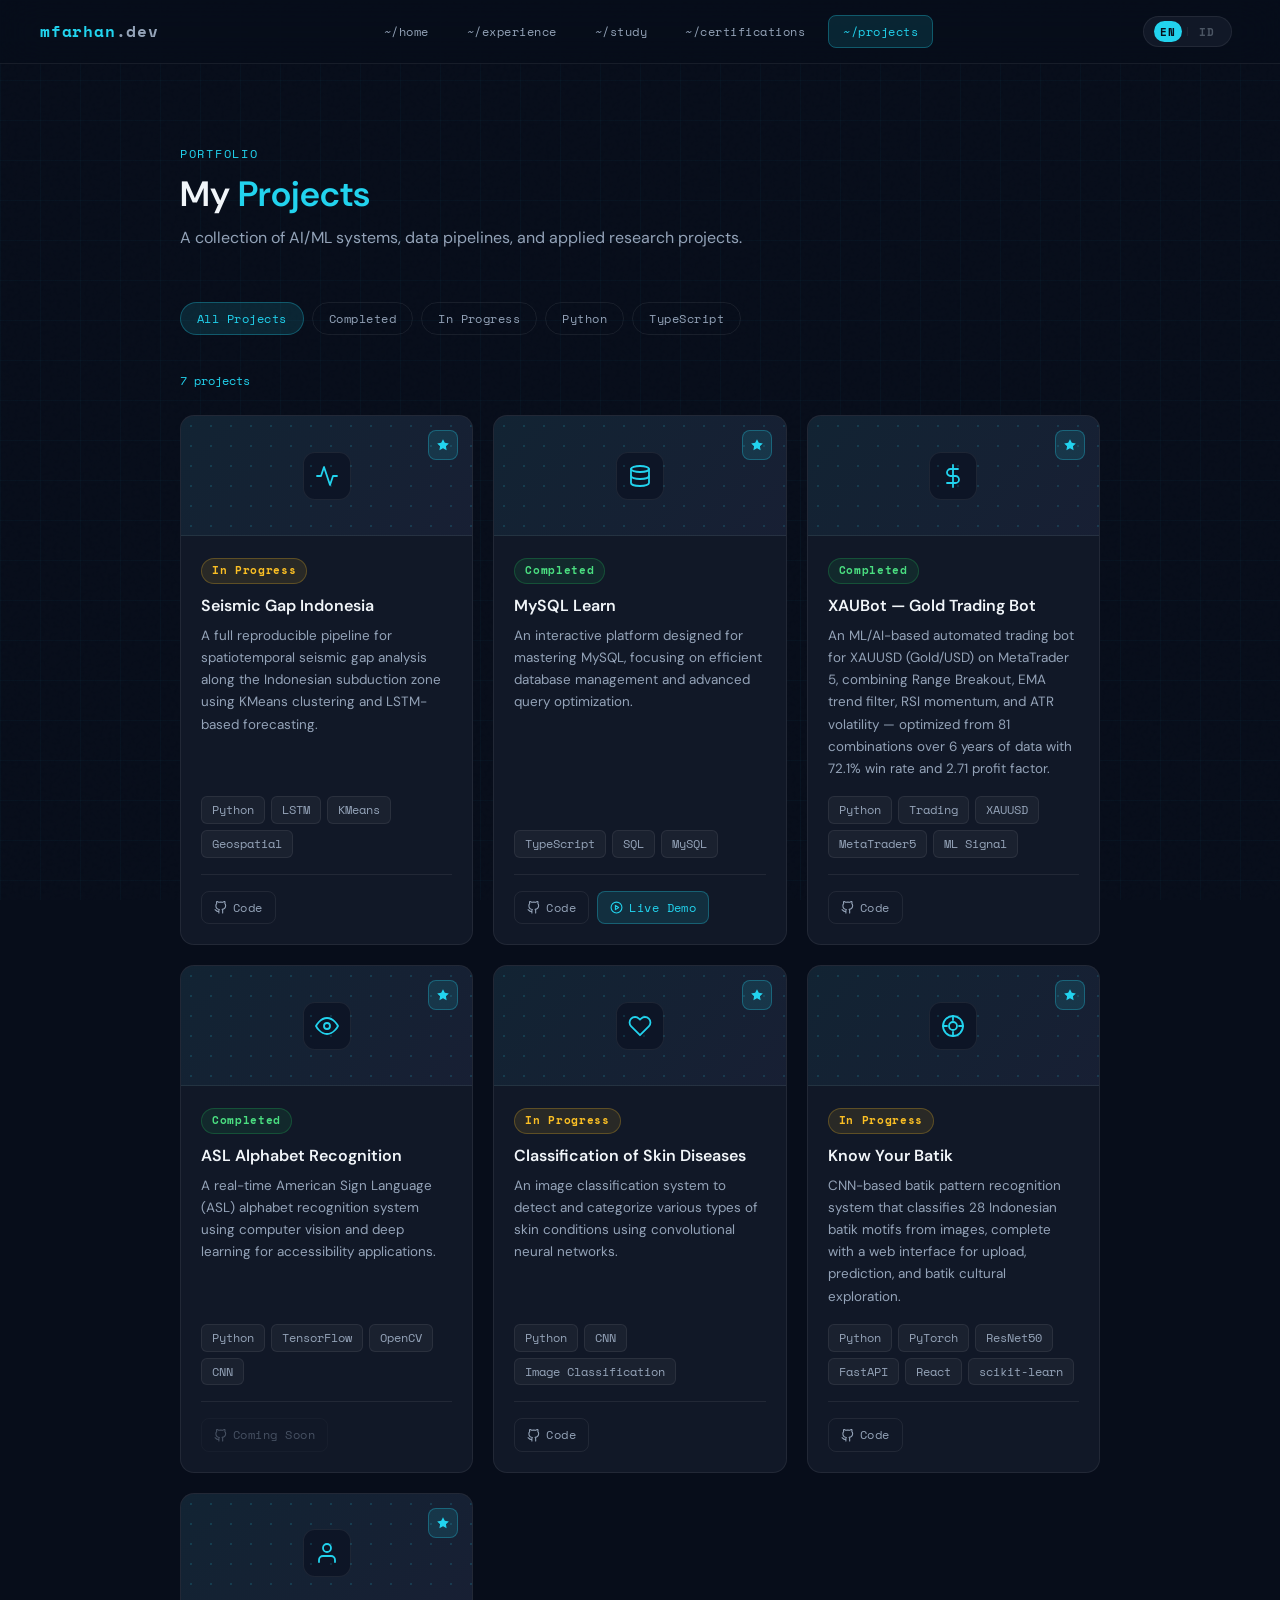
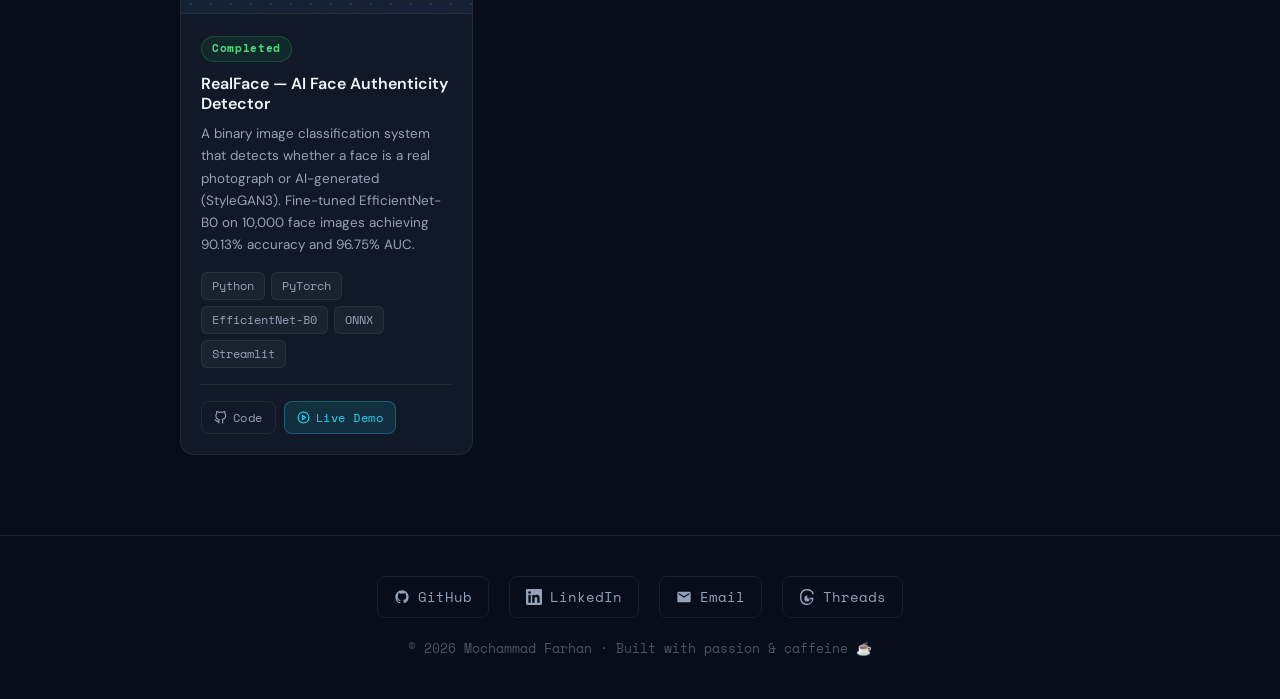
<file: projects.html>
<!DOCTYPE html>
<html lang="id">

<head>
  <meta charset="UTF-8">
  <meta name="viewport" content="width=device-width, initial-scale=1.0">
  <title>Projects — Mochammad Farhan</title>
  <link rel="stylesheet" href="style.css">
  <style>
    .filter-bar {
      display: flex;
      gap: 8px;
      margin-bottom: 36px;
      flex-wrap: wrap;
    }

    .filter-btn {
      font-family: var(--font-mono);
      font-size: 0.75rem;
      padding: 7px 16px;
      border-radius: 100px;
      border: 1px solid var(--border);
      background: transparent;
      color: var(--text-secondary);
      cursor: pointer;
      transition: all var(--transition);
      letter-spacing: 0.04em;
    }

    .filter-btn:hover,
    .filter-btn.active {
      color: var(--accent-cyan);
      border-color: var(--accent-cyan-border);
      background: var(--accent-cyan-dim);
    }

    .projects-grid {
      display: grid;
      grid-template-columns: repeat(3, 1fr);
      gap: 20px;
    }

    .project-card {
      background: var(--bg-card);
      border: 1px solid var(--border);
      border-radius: var(--radius);
      overflow: hidden;
      transition: all var(--transition);
      display: flex;
      flex-direction: column;
      position: relative;
    }

    .project-card:hover {
      border-color: var(--accent-cyan-border);
      background: var(--bg-card-hover);
      transform: translateY(-3px);
    }

    .project-card.hidden {
      display: none;
    }

    .star-icon {
      position: absolute;
      top: 14px;
      right: 14px;
      width: 30px;
      height: 30px;
      background: var(--accent-cyan-dim);
      border: 1px solid var(--accent-cyan-border);
      border-radius: 8px;
      display: flex;
      align-items: center;
      justify-content: center;
    }

    .star-icon svg {
      width: 14px;
      height: 14px;
      fill: var(--accent-cyan);
    }

    .project-header {
      height: 120px;
      background: linear-gradient(135deg, rgba(34, 211, 238, 0.06) 0%, rgba(129, 140, 248, 0.06) 100%);
      position: relative;
      border-bottom: 1px solid var(--border);
      display: flex;
      align-items: center;
      justify-content: center;
      overflow: hidden;
    }

    .project-header-icon {
      width: 48px;
      height: 48px;
      border-radius: 12px;
      background: var(--bg-secondary);
      border: 1px solid var(--border);
      display: flex;
      align-items: center;
      justify-content: center;
    }

    .project-header-icon svg {
      width: 24px;
      height: 24px;
      stroke: var(--accent-cyan);
      fill: none;
      stroke-width: 1.8;
      stroke-linecap: round;
      stroke-linejoin: round;
    }

    .project-header-dots {
      position: absolute;
      inset: 0;
      background-image: radial-gradient(rgba(34, 211, 238, 0.15) 1px, transparent 1px);
      background-size: 20px 20px;
    }

    .project-body {
      padding: 20px;
      flex: 1;
      display: flex;
      flex-direction: column;
    }

    .project-status {
      margin-bottom: 12px;
    }

    .project-title {
      font-size: 1rem;
      font-weight: 600;
      color: var(--text-primary);
      margin-bottom: 8px;
      line-height: 1.3;
    }

    .project-desc {
      font-size: 0.84rem;
      color: var(--text-secondary);
      line-height: 1.65;
      margin-bottom: 16px;
      flex: 1;
    }

    .project-tech {
      display: flex;
      flex-wrap: wrap;
      gap: 6px;
      margin-bottom: 16px;
    }

    .project-links {
      display: flex;
      gap: 8px;
      border-top: 1px solid var(--border);
      padding-top: 16px;
    }

    .project-link {
      display: inline-flex;
      align-items: center;
      gap: 6px;
      font-family: var(--font-mono);
      font-size: 0.73rem;
      color: var(--text-secondary);
      text-decoration: none;
      padding: 6px 12px;
      border: 1px solid var(--border);
      border-radius: var(--radius-sm);
      transition: all var(--transition);
      letter-spacing: 0.04em;
    }

    .project-link:hover {
      color: var(--accent-cyan);
      border-color: var(--accent-cyan-border);
      background: var(--accent-cyan-dim);
    }

    .project-link svg {
      width: 13px;
      height: 13px;
      stroke: currentColor;
      fill: none;
      stroke-width: 2;
      stroke-linecap: round;
      stroke-linejoin: round;
    }

    .project-link.live {
      color: var(--accent-cyan);
      border-color: var(--accent-cyan-border);
      background: var(--accent-cyan-dim);
    }

    .project-link.no-link {
      opacity: 0.4;
      cursor: default;
      pointer-events: none;
    }

    .project-count {
      font-family: var(--font-mono);
      font-size: 0.78rem;
      color: var(--text-muted);
      margin-bottom: 24px;
    }

    .project-count span {
      color: var(--accent-cyan);
    }

    @media (max-width: 1200px) {
      .projects-grid {
        grid-template-columns: repeat(2, 1fr);
      }
    }

    @media (max-width: 600px) {
      .projects-grid {
        grid-template-columns: 1fr;
      }
    }
  </style>
</head>

<body>
  <div class="page">
    <section class="section">

      <p class="section-label" data-i18n="proj.label">Portfolio</p>
      <h1 class="section-title" data-i18n="proj.title">My <span class="accent">Projects</span></h1>
      <p class="section-desc" data-i18n="proj.desc">A collection of AI/ML systems, data pipelines, and applied research
        projects.</p>

      <div class="filter-bar">
        <button class="filter-btn active" data-filter="all" data-i18n="proj.filter.all">All Projects</button>
        <button class="filter-btn" data-filter="completed" data-i18n="proj.filter.completed">Completed</button>
        <button class="filter-btn" data-filter="in-progress" data-i18n="proj.filter.inprogress">In Progress</button>
        <button class="filter-btn" data-filter="python" data-i18n="proj.filter.python">Python</button>
        <button class="filter-btn" data-filter="typescript" data-i18n="proj.filter.typescript">TypeScript</button>
      </div>

      <p class="project-count"><span id="count">7</span> <span data-i18n="proj.count.suffix">projects</span></p>

      <div class="projects-grid" id="projects-grid">

        <!-- Seismic Gap Indonesia -->
        <div class="project-card fade-up" data-status="in-progress" data-tech="python">
          <div class="project-header">
            <div class="project-header-dots"></div>
            <div class="project-header-icon">
              <svg viewBox="0 0 24 24">
                <polyline points="22 12 18 12 15 21 9 3 6 12 2 12" />
              </svg>
            </div>
            <div class="star-icon"><svg viewBox="0 0 24 24">
                <polygon
                  points="12 2 15.09 8.26 22 9.27 17 14.14 18.18 21.02 12 17.77 5.82 21.02 7 14.14 2 9.27 8.91 8.26 12 2" />
              </svg></div>
          </div>
          <div class="project-body">
            <div class="project-status"><span class="badge badge-amber" data-i18n="proj.status.inprogress">In
                Progress</span></div>
            <div class="project-title" data-i18n="proj.seismic.title">Seismic Gap Indonesia</div>
            <div class="project-desc" data-i18n="proj.seismic.desc">A full reproducible pipeline for spatiotemporal
              seismic gap analysis along the Indonesian subduction zone using KMeans clustering and LSTM-based
              forecasting.</div>
            <div class="project-tech">
              <span class="tag">Python</span><span class="tag">LSTM</span><span class="tag">KMeans</span><span
                class="tag">Geospatial</span>
            </div>
            <div class="project-links">
              <a href="https://github.com/faja27/advanced-project/tree/main/seismic-gap-indonesia" target="_blank"
                class="project-link">
                <svg viewBox="0 0 24 24">
                  <path
                    d="M9 19c-5 1.5-5-2.5-7-3m14 6v-3.87a3.37 3.37 0 0 0-.94-2.61c3.14-.35 6.44-1.54 6.44-7A5.44 5.44 0 0 0 20 4.77 5.07 5.07 0 0 0 19.91 1S18.73.65 16 2.48a13.38 13.38 0 0 0-7 0C6.27.65 5.09 1 5.09 1A5.07 5.07 0 0 0 5 4.77a5.44 5.44 0 0 0-1.5 3.78c0 5.42 3.3 6.61 6.44 7A3.37 3.37 0 0 0 9 18.13V22" />
                </svg>
                <span data-i18n="proj.link.code">Code</span>
              </a>
            </div>
          </div>
        </div>

        <!-- MySQL Learn -->
        <div class="project-card fade-up" data-status="in-progress" data-tech="typescript">
          <div class="project-header">
            <div class="project-header-dots"></div>
            <div class="project-header-icon">
              <svg viewBox="0 0 24 24">
                <ellipse cx="12" cy="5" rx="9" ry="3" />
                <path d="M21 12c0 1.66-4 3-9 3s-9-1.34-9-3" />
                <path d="M3 5v14c0 1.66 4 3 9 3s9-1.34 9-3V5" />
              </svg>
            </div>
            <div class="star-icon"><svg viewBox="0 0 24 24">
                <polygon
                  points="12 2 15.09 8.26 22 9.27 17 14.14 18.18 21.02 12 17.77 5.82 21.02 7 14.14 2 9.27 8.91 8.26 12 2" />
              </svg></div>
          </div>
          <div class="project-body">
            <div class="project-status"><span class="badge badge-green"
                data-i18n="proj.status.completed">Completed</span></div>
            <div class="project-title" data-i18n="proj.mysql.title">MySQL Learn</div>
            <div class="project-desc" data-i18n="proj.mysql.desc">An interactive platform designed for mastering MySQL,
              focusing on efficient database management and advanced query optimization.</div>
            <div class="project-tech">
              <span class="tag">TypeScript</span><span class="tag">SQL</span><span class="tag">MySQL</span>
            </div>
            <div class="project-links">
              <a href="https://github.com/faja27/advanced-project/tree/main/mysql-learn" target="_blank"
                class="project-link">
                <svg viewBox="0 0 24 24">
                  <path
                    d="M9 19c-5 1.5-5-2.5-7-3m14 6v-3.87a3.37 3.37 0 0 0-.94-2.61c3.14-.35 6.44-1.54 6.44-7A5.44 5.44 0 0 0 20 4.77 5.07 5.07 0 0 0 19.91 1S18.73.65 16 2.48a13.38 13.38 0 0 0-7 0C6.27.65 5.09 1 5.09 1A5.07 5.07 0 0 0 5 4.77a5.44 5.44 0 0 0-1.5 3.78c0 5.42 3.3 6.61 6.44 7A3.37 3.37 0 0 0 9 18.13V22" />
                </svg>
                <span data-i18n="proj.link.code">Code</span>
              </a>
              <a href="https://advanced-project-two.vercel.app" target="_blank" class="project-link live">
                <svg viewBox="0 0 24 24">
                  <circle cx="12" cy="12" r="10" />
                  <polygon points="10 8 16 12 10 16 10 8" />
                </svg>
                <span>Live Demo</span>
              </a>
            </div>
          </div>
        </div>

        <!-- XAUBot -->
        <div class="project-card fade-up" data-status="completed" data-tech="python">
          <div class="project-header">
            <div class="project-header-dots"></div>
            <div class="project-header-icon">
              <svg viewBox="0 0 24 24">
                <line x1="12" y1="1" x2="12" y2="23" />
                <path d="M17 5H9.5a3.5 3.5 0 0 0 0 7h5a3.5 3.5 0 0 1 0 7H6" />
              </svg>
            </div>
            <div class="star-icon"><svg viewBox="0 0 24 24">
                <polygon
                  points="12 2 15.09 8.26 22 9.27 17 14.14 18.18 21.02 12 17.77 5.82 21.02 7 14.14 2 9.27 8.91 8.26 12 2" />
              </svg></div>
          </div>
          <div class="project-body">
            <div class="project-status"><span class="badge badge-green"
                data-i18n="proj.status.completed">Completed</span></div>
            <div class="project-title" data-i18n="proj.xau.title">XAUBot — Gold Trading Bot</div>
            <div class="project-desc" data-i18n="proj.xau.desc">An ML/AI-based automated trading bot for XAUUSD
              (Gold/USD) on MetaTrader 5, combining Range Breakout, EMA trend filter, RSI momentum, and ATR volatility —
              optimized from 81 combinations over 6 years of data with 72.1% win rate and 2.71 profit factor.</div>
            <div class="project-tech">
              <span class="tag">Python</span><span class="tag">Trading</span><span class="tag">XAUUSD</span><span
                class="tag">MetaTrader5</span><span class="tag">ML Signal</span>
            </div>
            <div class="project-links">
              <a href="https://github.com/faja27/Intermediate-project/tree/main/XAUBot" target="_blank"
                class="project-link">
                <svg viewBox="0 0 24 24">
                  <path
                    d="M9 19c-5 1.5-5-2.5-7-3m14 6v-3.87a3.37 3.37 0 0 0-.94-2.61c3.14-.35 6.44-1.54 6.44-7A5.44 5.44 0 0 0 20 4.77 5.07 5.07 0 0 0 19.91 1S18.73.65 16 2.48a13.38 13.38 0 0 0-7 0C6.27.65 5.09 1 5.09 1A5.07 5.07 0 0 0 5 4.77a5.44 5.44 0 0 0-1.5 3.78c0 5.42 3.3 6.61 6.44 7A3.37 3.37 0 0 0 9 18.13V22" />
                </svg>
                <span data-i18n="proj.link.code">Code</span>
              </a>
            </div>
          </div>
        </div>

        <!-- ASL Recognition -->
        <div class="project-card fade-up" data-status="completed" data-tech="python">
          <div class="project-header">
            <div class="project-header-dots"></div>
            <div class="project-header-icon">
              <svg viewBox="0 0 24 24">
                <path d="M1 12s4-8 11-8 11 8 11 8-4 8-11 8-11-8-11-8z" />
                <circle cx="12" cy="12" r="3" />
              </svg>
            </div>
            <div class="star-icon"><svg viewBox="0 0 24 24">
                <polygon
                  points="12 2 15.09 8.26 22 9.27 17 14.14 18.18 21.02 12 17.77 5.82 21.02 7 14.14 2 9.27 8.91 8.26 12 2" />
              </svg></div>
          </div>
          <div class="project-body">
            <div class="project-status"><span class="badge badge-green"
                data-i18n="proj.status.completed">Completed</span></div>
            <div class="project-title" data-i18n="proj.asl.title">ASL Alphabet Recognition</div>
            <div class="project-desc" data-i18n="proj.asl.desc">A real-time American Sign Language (ASL) alphabet
              recognition system using computer vision and deep learning for accessibility applications.</div>
            <div class="project-tech">
              <span class="tag">Python</span><span class="tag">TensorFlow</span><span class="tag">OpenCV</span><span
                class="tag">CNN</span>
            </div>
            <div class="project-links">
              <span class="project-link no-link">
                <svg viewBox="0 0 24 24">
                  <path
                    d="M9 19c-5 1.5-5-2.5-7-3m14 6v-3.87a3.37 3.37 0 0 0-.94-2.61c3.14-.35 6.44-1.54 6.44-7A5.44 5.44 0 0 0 20 4.77 5.07 5.07 0 0 0 19.91 1S18.73.65 16 2.48a13.38 13.38 0 0 0-7 0C6.27.65 5.09 1 5.09 1A5.07 5.07 0 0 0 5 4.77a5.44 5.44 0 0 0-1.5 3.78c0 5.42 3.3 6.61 6.44 7A3.37 3.37 0 0 0 9 18.13V22" />
                </svg>
                <span data-i18n="proj.link.soon">Coming Soon</span>
              </span>
            </div>
          </div>
        </div>

        <!-- Skin Disease Classification -->
        <div class="project-card fade-up" data-status="in-progress" data-tech="python">
          <div class="project-header">
            <div class="project-header-dots"></div>
            <div class="project-header-icon">
              <svg viewBox="0 0 24 24">
                <path
                  d="M20.84 4.61a5.5 5.5 0 0 0-7.78 0L12 5.67l-1.06-1.06a5.5 5.5 0 0 0-7.78 7.78l1.06 1.06L12 21.23l7.78-7.78 1.06-1.06a5.5 5.5 0 0 0 0-7.78z" />
              </svg>
            </div>
            <div class="star-icon"><svg viewBox="0 0 24 24">
                <polygon
                  points="12 2 15.09 8.26 22 9.27 17 14.14 18.18 21.02 12 17.77 5.82 21.02 7 14.14 2 9.27 8.91 8.26 12 2" />
              </svg></div>
          </div>
          <div class="project-body">
            <div class="project-status"><span class="badge badge-amber" data-i18n="proj.status.inprogress">In
                Progress</span></div>
            <div class="project-title" data-i18n="proj.skin.title">Classification of Skin Diseases</div>
            <div class="project-desc" data-i18n="proj.skin.desc">An image classification system to detect and categorize
              various types of skin conditions using convolutional neural networks.</div>
            <div class="project-tech">
              <span class="tag">Python</span><span class="tag">CNN</span><span class="tag">Image Classification</span>
            </div>
            <div class="project-links">
              <a href="https://github.com/faja27/Intermediate-project/tree/main/Classification%20of%20skin%20diseases"
                target="_blank" class="project-link">
                <svg viewBox="0 0 24 24">
                  <path
                    d="M9 19c-5 1.5-5-2.5-7-3m14 6v-3.87a3.37 3.37 0 0 0-.94-2.61c3.14-.35 6.44-1.54 6.44-7A5.44 5.44 0 0 0 20 4.77 5.07 5.07 0 0 0 19.91 1S18.73.65 16 2.48a13.38 13.38 0 0 0-7 0C6.27.65 5.09 1 5.09 1A5.07 5.07 0 0 0 5 4.77a5.44 5.44 0 0 0-1.5 3.78c0 5.42 3.3 6.61 6.44 7A3.37 3.37 0 0 0 9 18.13V22" />
                </svg>
                <span data-i18n="proj.link.code">Code</span>
              </a>
            </div>
          </div>
        </div>

        <!-- Know Your Batik -->
        <div class="project-card fade-up" data-status="in-progress" data-tech="python">
          <div class="project-header">
            <div class="project-header-dots"></div>
            <div class="project-header-icon">
              <svg viewBox="0 0 24 24" fill="none" stroke="currentColor" stroke-width="1.8" stroke-linecap="round"
                stroke-linejoin="round">
                <path d="M12 2C6.48 2 2 6.48 2 12s4.48 10 10 10 10-4.48 10-10S17.52 2 12 2z" />
                <path d="M8 12c0-2.21 1.79-4 4-4s4 1.79 4 4-1.79 4-4 4-4-1.79-4-4z" />
                <path d="M12 2v4M12 18v4M2 12h4M18 12h4" />
              </svg>
            </div>
            <div class="star-icon"><svg viewBox="0 0 24 24">
                <polygon
                  points="12 2 15.09 8.26 22 9.27 17 14.14 18.18 21.02 12 17.77 5.82 21.02 7 14.14 2 9.27 8.91 8.26 12 2" />
              </svg></div>
          </div>
          <div class="project-body">
            <div class="project-status"><span class="badge badge-amber" data-i18n="proj.status.inprogress">In
                Progress</span></div>
            <div class="project-title" data-i18n="proj.batik.title">Know Your Batik</div>
            <div class="project-desc" data-i18n="proj.batik.desc">CNN-based batik pattern recognition system that
              classifies 28 Indonesian batik motifs from images, complete with a web interface for upload, prediction,
              and batik cultural exploration.</div>
            <div class="project-tech">
              <span class="tag">Python</span>
              <span class="tag">PyTorch</span>
              <span class="tag">ResNet50</span>
              <span class="tag">FastAPI</span>
              <span class="tag">React</span>
              <span class="tag">scikit-learn</span>
            </div>
            <div class="project-links">
              <a href="https://github.com/faja27/Intermediate-project/tree/main/know-your-batik" target="_blank"
                class="project-link">
                <svg viewBox="0 0 24 24">
                  <path
                    d="M9 19c-5 1.5-5-2.5-7-3m14 6v-3.87a3.37 3.37 0 0 0-.94-2.61c3.14-.35 6.44-1.54 6.44-7A5.44 5.44 0 0 0 20 4.77 5.07 5.07 0 0 0 19.91 1S18.73.65 16 2.48a13.38 13.38 0 0 0-7 0C6.27.65 5.09 1 5.09 1A5.07 5.07 0 0 0 5 4.77a5.44 5.44 0 0 0-1.5 3.78c0 5.42 3.3 6.61 6.44 7A3.37 3.37 0 0 0 9 18.13V22" />
                </svg>
                <span data-i18n="proj.link.code">Code</span>
              </a>
            </div>
          </div>
        </div>

        <!-- RealFace -->
        <div class="project-card fade-up" data-status="completed" data-tech="python">
          <div class="project-header">
            <div class="project-header-dots"></div>
            <div class="project-header-icon">
              <svg viewBox="0 0 24 24">
                <path d="M20 21v-2a4 4 0 0 0-4-4H8a4 4 0 0 0-4 4v2" />
                <circle cx="12" cy="7" r="4" />
              </svg>
            </div>
            <div class="star-icon"><svg viewBox="0 0 24 24">
                <polygon
                  points="12 2 15.09 8.26 22 9.27 17 14.14 18.18 21.02 12 17.77 5.82 21.02 7 14.14 2 9.27 8.91 8.26 12 2" />
              </svg></div>
          </div>
          <div class="project-body">
            <div class="project-status"><span class="badge badge-green"
                data-i18n="proj.status.completed">Completed</span></div>
            <div class="project-title" data-i18n="proj.realface.title">RealFace — AI Face Authenticity Detector</div>
            <div class="project-desc" data-i18n="proj.realface.desc">A binary image classification system that detects
              whether a face is a real photograph or AI-generated (StyleGAN3). Fine-tuned EfficientNet-B0 on 10,000 face
              images achieving 90.13% accuracy and 96.75% AUC.</div>
            <div class="project-tech">
              <span class="tag">Python</span><span class="tag">PyTorch</span><span
                class="tag">EfficientNet-B0</span><span class="tag">ONNX</span><span class="tag">Streamlit</span>
            </div>
            <div class="project-links">
              <a href="https://github.com/faja27/Intermediate-project/tree/main/realface" target="_blank"
                class="project-link">
                <svg viewBox="0 0 24 24">
                  <path
                    d="M9 19c-5 1.5-5-2.5-7-3m14 6v-3.87a3.37 3.37 0 0 0-.94-2.61c3.14-.35 6.44-1.54 6.44-7A5.44 5.44 0 0 0 20 4.77 5.07 5.07 0 0 0 19.91 1S18.73.65 16 2.48a13.38 13.38 0 0 0-7 0C6.27.65 5.09 1 5.09 1A5.07 5.07 0 0 0 5 4.77a5.44 5.44 0 0 0-1.5 3.78c0 5.42 3.3 6.61 6.44 7A3.37 3.37 0 0 0 9 18.13V22" />
                </svg>
                <span data-i18n="proj.link.code">Code</span>
              </a>
              <a href="https://intermediate-project-2sv9h8q6t2prprz4ibeeag.streamlit.app/" target="_blank"
                class="project-link live">
                <svg viewBox="0 0 24 24">
                  <circle cx="12" cy="12" r="10" />
                  <polygon points="10 8 16 12 10 16 10 8" />
                </svg>
                <span>Live Demo</span>
              </a>
            </div>
          </div>
        </div>

      </div>
    </section>
  </div>
  <script src="nav.js"></script>
  <script src="i18n.js"></script>
  <script>
    injectNav('projects.html');
    injectFooter();
    initScrollAnimations();

    const filterBtns = document.querySelectorAll('.filter-btn');
    const cards = document.querySelectorAll('.project-card');
    const countEl = document.getElementById('count');

    filterBtns.forEach(btn => {
      btn.addEventListener('click', () => {
        filterBtns.forEach(b => b.classList.remove('active'));
        btn.classList.add('active');
        const filter = btn.dataset.filter;
        let visible = 0;
        cards.forEach(card => {
          const show = filter === 'all' || card.dataset.status === filter || card.dataset.tech === filter;
          card.classList.toggle('hidden', !show);
          if (show) visible++;
        });
        countEl.textContent = visible;
      });
    });
  </script>
</body>

</html>
</file>
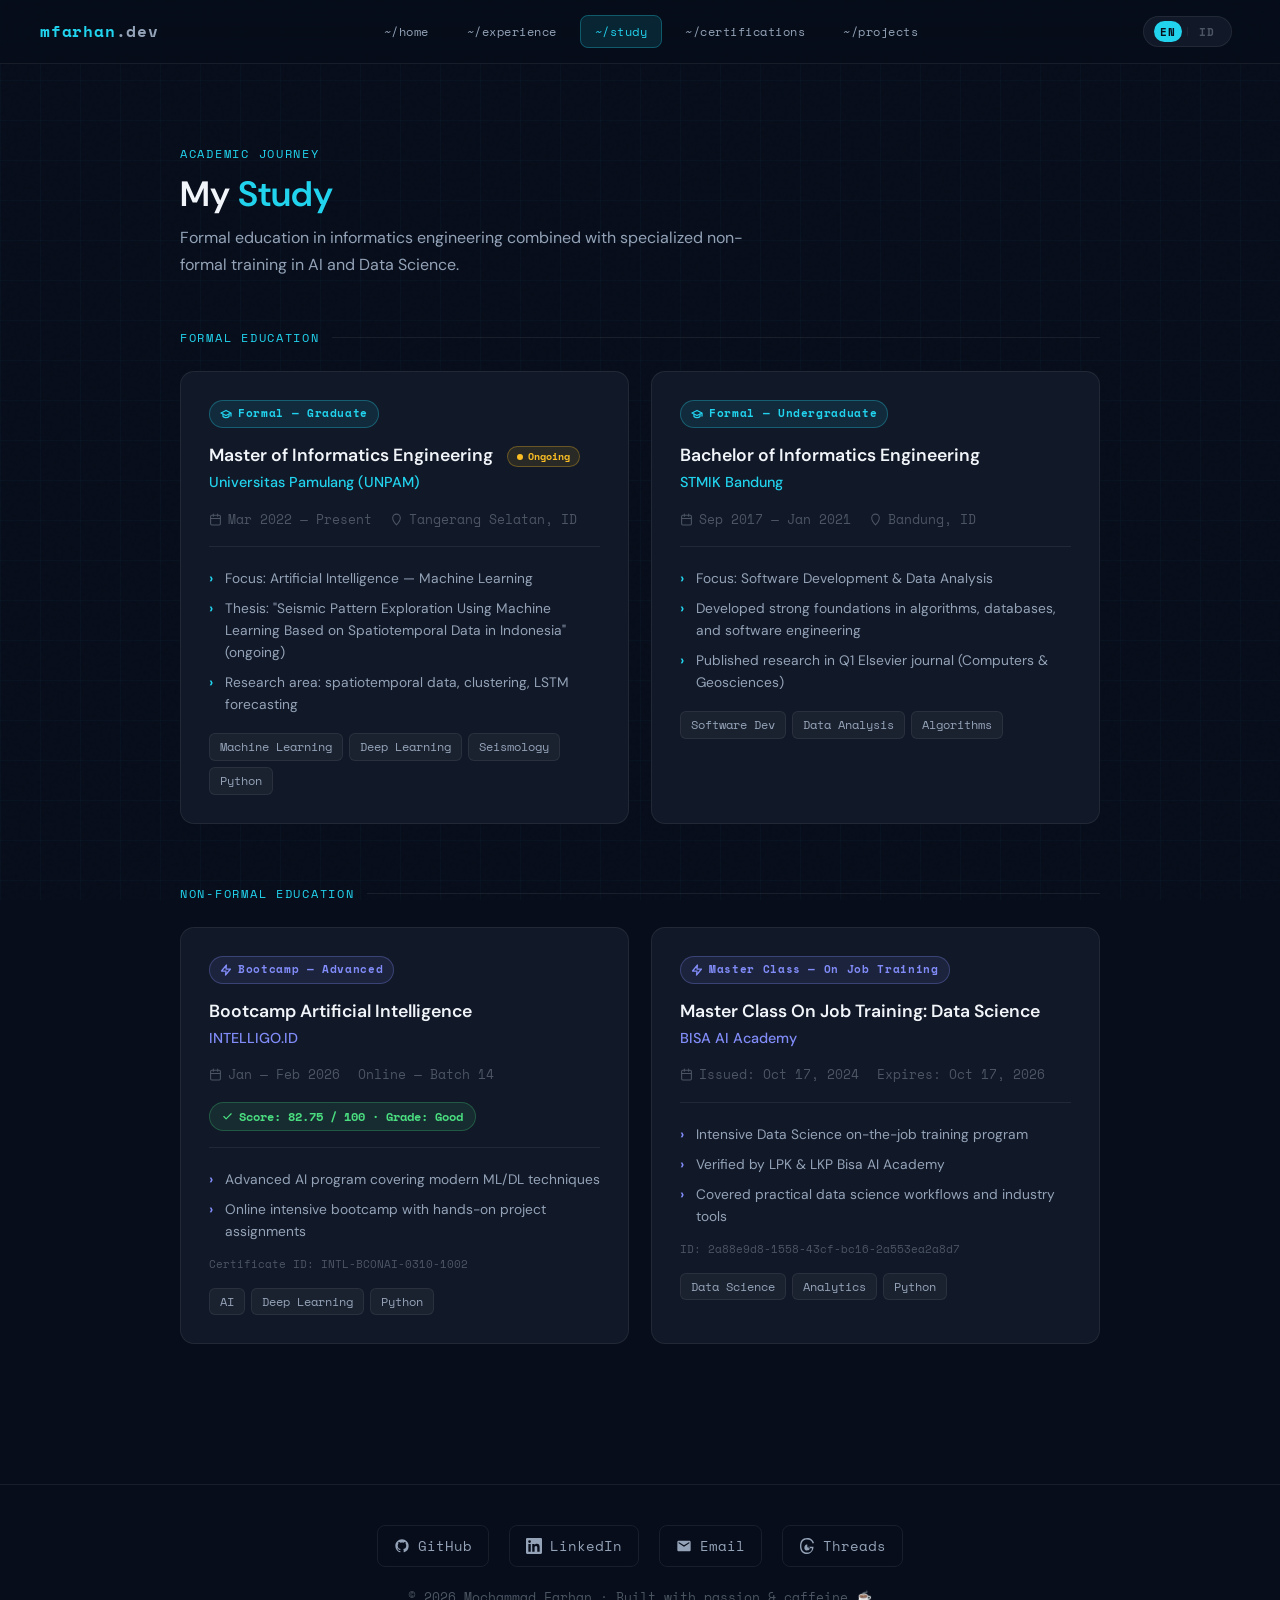
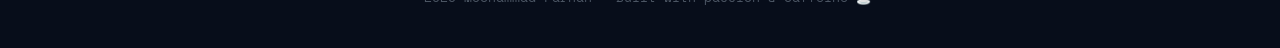
<file: study.html>
<!DOCTYPE html>
<html lang="id">
<head>
  <meta charset="UTF-8">
  <meta name="viewport" content="width=device-width, initial-scale=1.0">
  <title>Study — Mochammad Farhan</title>
  <link rel="stylesheet" href="style.css">
  <style>
    .study-section-label { font-family: var(--font-mono); font-size: 0.72rem; color: var(--accent-cyan); letter-spacing: 0.15em; text-transform: uppercase; margin-bottom: 24px; display: flex; align-items: center; gap: 12px; }
    .study-section-label::after { content: ''; flex: 1; height: 1px; background: var(--border); }
    .edu-grid { display: grid; grid-template-columns: 1fr 1fr; gap: 22px; margin-bottom: 60px; }
    .edu-card { background: var(--bg-card); border: 1px solid var(--border); border-radius: var(--radius); padding: 28px; transition: all var(--transition); position: relative; overflow: hidden; }
    .edu-card::before { content: ''; position: absolute; top: 0; left: 0; right: 0; height: 3px; background: linear-gradient(90deg, var(--accent-cyan), var(--accent-purple)); opacity: 0; transition: opacity var(--transition); }
    .edu-card:hover { border-color: var(--accent-cyan-border); background: var(--bg-card-hover); transform: translateY(-3px); }
    .edu-card:hover::before { opacity: 1; }
    .edu-type-badge { display: inline-flex; align-items: center; gap: 6px; font-family: var(--font-mono); font-size: 0.68rem; padding: 4px 10px; border-radius: 100px; letter-spacing: 0.06em; font-weight: 700; margin-bottom: 16px; }
    .edu-type-badge.formal { background: rgba(34,211,238,0.1); color: var(--accent-cyan); border: 1px solid var(--accent-cyan-border); }
    .edu-type-badge.nonformal { background: rgba(129,140,248,0.1); color: var(--accent-purple); border: 1px solid rgba(129,140,248,0.3); }
    .edu-degree { font-size: 1.1rem; font-weight: 600; color: var(--text-primary); margin-bottom: 4px; line-height: 1.3; }
    .edu-institution { font-size: 0.9rem; color: var(--accent-cyan); font-weight: 500; margin-bottom: 14px; }
    .edu-institution.purple { color: var(--accent-purple); }
    .edu-meta { display: flex; gap: 18px; margin-bottom: 16px; flex-wrap: wrap; }
    .edu-meta-item { display: flex; align-items: center; gap: 6px; font-size: 0.8rem; color: var(--text-muted); font-family: var(--font-mono); }
    .edu-meta-item svg { width: 13px; height: 13px; stroke: var(--text-muted); fill: none; stroke-width: 2; stroke-linecap: round; stroke-linejoin: round; }
    .edu-divider { height: 1px; background: var(--border); margin: 16px 0; }
    .edu-points { list-style: none; font-size: 0.86rem; color: var(--text-secondary); }
    .edu-points li { padding: 4px 0; padding-left: 16px; position: relative; line-height: 1.6; }
    .edu-points li::before { content: '›'; position: absolute; left: 0; color: var(--accent-cyan); font-weight: 700; }
    .edu-points li.purple::before { color: var(--accent-purple); }
    .edu-tags { display: flex; flex-wrap: wrap; gap: 6px; margin-top: 14px; }
    .score-pill { display: inline-flex; align-items: center; gap: 6px; background: rgba(74,222,128,0.1); color: #4ade80; border: 1px solid rgba(74,222,128,0.25); border-radius: 100px; font-family: var(--font-mono); font-size: 0.72rem; padding: 4px 12px; font-weight: 700; }
    .cert-id { font-family: var(--font-mono); font-size: 0.68rem; color: var(--text-muted); margin-top: 10px; }
    .ongoing-badge { display: inline-flex; align-items: center; gap: 5px; font-family: var(--font-mono); font-size: 0.65rem; padding: 3px 9px; border-radius: 100px; background: rgba(251,191,36,0.1); color: #fbbf24; border: 1px solid rgba(251,191,36,0.3); margin-left: 10px; vertical-align: middle; }
    .pulse-dot { width: 6px; height: 6px; background: #fbbf24; border-radius: 50%; display: inline-block; animation: pulse 2s ease-in-out infinite; }
    @keyframes pulse { 0%,100%{opacity:1;transform:scale(1)} 50%{opacity:.5;transform:scale(0.8)} }
    @media (max-width: 768px) { .edu-grid { grid-template-columns: 1fr; } }
  </style>
</head>
<body>
<div class="page">
  <section class="section">

    <p class="section-label" data-i18n="study.label">Academic Journey</p>
    <h1 class="section-title" data-i18n="study.title">My <span class="accent">Study</span></h1>
    <p class="section-desc" data-i18n="study.desc">Formal education in informatics engineering combined with specialized non-formal training in AI and Data Science.</p>

    <!-- FORMAL -->
    <div class="study-section-label fade-up" data-i18n="study.formal">Formal Education</div>

    <div class="edu-grid">

      <!-- UNPAM -->
      <div class="edu-card fade-up">
        <div class="edu-type-badge formal">
          <svg width="12" height="12" viewBox="0 0 24 24" fill="none" stroke="currentColor" stroke-width="2.5" stroke-linecap="round" stroke-linejoin="round"><path d="M22 10v6M2 10l10-5 10 5-10 5z"/><path d="M6 12v5c3 3 9 3 12 0v-5"/></svg>
          <span data-i18n="study.badge.graduate">Formal — Graduate</span>
        </div>
        <div class="edu-degree">
          <span data-i18n="study.unpam.degree">Master of Informatics Engineering</span>
          <span class="ongoing-badge"><span class="pulse-dot"></span><span data-i18n="study.ongoing">Ongoing</span></span>
        </div>
        <div class="edu-institution">Universitas Pamulang (UNPAM)</div>
        <div class="edu-meta">
          <div class="edu-meta-item">
            <svg viewBox="0 0 24 24"><rect x="3" y="4" width="18" height="18" rx="2"/><line x1="16" y1="2" x2="16" y2="6"/><line x1="8" y1="2" x2="8" y2="6"/><line x1="3" y1="10" x2="21" y2="10"/></svg>
            Mar 2022 — Present
          </div>
          <div class="edu-meta-item">
            <svg viewBox="0 0 24 24"><path d="M12 2C8.13 2 5 5.13 5 9c0 5.25 7 13 7 13s7-7.75 7-13c0-3.87-3.13-7-7-7z"/></svg>
            Tangerang Selatan, ID
          </div>
        </div>
        <div class="edu-divider"></div>
        <ul class="edu-points">
          <li data-i18n="study.unpam.li1">Focus: Artificial Intelligence — Machine Learning</li>
          <li data-i18n="study.unpam.li2">Thesis: "Seismic Pattern Exploration Using Machine Learning Based on Spatiotemporal Data in Indonesia" (ongoing)</li>
          <li data-i18n="study.unpam.li3">Research area: spatiotemporal data, clustering, LSTM forecasting</li>
        </ul>
        <div class="edu-tags">
          <span class="tag">Machine Learning</span>
          <span class="tag">Deep Learning</span>
          <span class="tag">Seismology</span>
          <span class="tag">Python</span>
        </div>
      </div>

      <!-- STMIK Bandung -->
      <div class="edu-card fade-up">
        <div class="edu-type-badge formal">
          <svg width="12" height="12" viewBox="0 0 24 24" fill="none" stroke="currentColor" stroke-width="2.5" stroke-linecap="round" stroke-linejoin="round"><path d="M22 10v6M2 10l10-5 10 5-10 5z"/><path d="M6 12v5c3 3 9 3 12 0v-5"/></svg>
          <span data-i18n="study.badge.undergrad">Formal — Undergraduate</span>
        </div>
        <div class="edu-degree" data-i18n="study.stmik.degree">Bachelor of Informatics Engineering</div>
        <div class="edu-institution">STMIK Bandung</div>
        <div class="edu-meta">
          <div class="edu-meta-item">
            <svg viewBox="0 0 24 24"><rect x="3" y="4" width="18" height="18" rx="2"/><line x1="16" y1="2" x2="16" y2="6"/><line x1="8" y1="2" x2="8" y2="6"/><line x1="3" y1="10" x2="21" y2="10"/></svg>
            Sep 2017 — Jan 2021
          </div>
          <div class="edu-meta-item">
            <svg viewBox="0 0 24 24"><path d="M12 2C8.13 2 5 5.13 5 9c0 5.25 7 13 7 13s7-7.75 7-13c0-3.87-3.13-7-7-7z"/></svg>
            Bandung, ID
          </div>
        </div>
        <div class="edu-divider"></div>
        <ul class="edu-points">
          <li data-i18n="study.stmik.li1">Focus: Software Development &amp; Data Analysis</li>
          <li data-i18n="study.stmik.li2">Developed strong foundations in algorithms, databases, and software engineering</li>
          <li data-i18n="study.stmik.li3">Published research in Q1 Elsevier journal (Computers &amp; Geosciences)</li>
        </ul>
        <div class="edu-tags">
          <span class="tag">Software Dev</span>
          <span class="tag">Data Analysis</span>
          <span class="tag">Algorithms</span>
        </div>
      </div>

    </div>

    <!-- NON-FORMAL -->
    <div class="study-section-label fade-up" data-i18n="study.nonformal">Non-Formal Education</div>

    <div class="edu-grid">

      <!-- INTELLIGO -->
      <div class="edu-card fade-up">
        <div class="edu-type-badge nonformal">
          <svg width="12" height="12" viewBox="0 0 24 24" fill="none" stroke="currentColor" stroke-width="2.5" stroke-linecap="round" stroke-linejoin="round"><polygon points="13 2 3 14 12 14 11 22 21 10 12 10 13 2"/></svg>
          <span data-i18n="study.badge.bootcamp">Bootcamp — Advanced</span>
        </div>
        <div class="edu-degree" data-i18n="study.intelligo.degree">Bootcamp Artificial Intelligence</div>
        <div class="edu-institution purple">INTELLIGO.ID</div>
        <div class="edu-meta">
          <div class="edu-meta-item">
            <svg viewBox="0 0 24 24"><rect x="3" y="4" width="18" height="18" rx="2"/><line x1="16" y1="2" x2="16" y2="6"/><line x1="8" y1="2" x2="8" y2="6"/><line x1="3" y1="10" x2="21" y2="10"/></svg>
            Jan — Feb 2026
          </div>
          <div class="edu-meta-item">Online — Batch 14</div>
        </div>
        <div style="margin-bottom: 12px;">
          <span class="score-pill">
            <svg width="11" height="11" viewBox="0 0 24 24" fill="none" stroke="currentColor" stroke-width="2.5" stroke-linecap="round" stroke-linejoin="round"><polyline points="20 6 9 17 4 12"/></svg>
            Score: 82.75 / 100 · Grade: Good
          </span>
        </div>
        <div class="edu-divider"></div>
        <ul class="edu-points">
          <li class="purple" data-i18n="study.intelligo.li1">Advanced AI program covering modern ML/DL techniques</li>
          <li class="purple" data-i18n="study.intelligo.li2">Online intensive bootcamp with hands-on project assignments</li>
        </ul>
        <div class="cert-id">Certificate ID: INTL-BCONAI-0310-1002</div>
        <div class="edu-tags">
          <span class="tag">AI</span>
          <span class="tag">Deep Learning</span>
          <span class="tag">Python</span>
        </div>
      </div>

      <!-- BISA AI -->
      <div class="edu-card fade-up">
        <div class="edu-type-badge nonformal">
          <svg width="12" height="12" viewBox="0 0 24 24" fill="none" stroke="currentColor" stroke-width="2.5" stroke-linecap="round" stroke-linejoin="round"><polygon points="13 2 3 14 12 14 11 22 21 10 12 10 13 2"/></svg>
          <span data-i18n="study.badge.masterclass">Master Class — On Job Training</span>
        </div>
        <div class="edu-degree" data-i18n="study.bisaai.degree">Master Class On Job Training: Data Science</div>
        <div class="edu-institution purple">BISA AI Academy</div>
        <div class="edu-meta">
          <div class="edu-meta-item">
            <svg viewBox="0 0 24 24"><rect x="3" y="4" width="18" height="18" rx="2"/><line x1="16" y1="2" x2="16" y2="6"/><line x1="8" y1="2" x2="8" y2="6"/><line x1="3" y1="10" x2="21" y2="10"/></svg>
            Issued: Oct 17, 2024
          </div>
          <div class="edu-meta-item">Expires: Oct 17, 2026</div>
        </div>
        <div class="edu-divider"></div>
        <ul class="edu-points">
          <li class="purple" data-i18n="study.bisaai.li1">Intensive Data Science on-the-job training program</li>
          <li class="purple" data-i18n="study.bisaai.li2">Verified by LPK &amp; LKP Bisa AI Academy</li>
          <li class="purple" data-i18n="study.bisaai.li3">Covered practical data science workflows and industry tools</li>
        </ul>
        <div class="cert-id">ID: 2a88e9d8-1558-43cf-bc16-2a553ea2a8d7</div>
        <div class="edu-tags">
          <span class="tag">Data Science</span>
          <span class="tag">Analytics</span>
          <span class="tag">Python</span>
        </div>
      </div>

    </div>

  </section>
</div>

<script src="nav.js"></script>
<script src="i18n.js"></script>
<script>
  injectNav('study.html');
  injectFooter();
  initScrollAnimations();
</script>
</body>
</html>
</file>
<file: style.css>
@import url('https://fonts.googleapis.com/css2?family=Space+Mono:wght@400;700&family=DM+Sans:ital,opsz,wght@0,9..40,300;0,9..40,400;0,9..40,500;0,9..40,600;1,9..40,300&display=swap');

:root {
  --bg-primary: #070d1a;
  --bg-secondary: #0d1526;
  --bg-card: #111827;
  --bg-card-hover: #1a2539;
  --accent-cyan: #22d3ee;
  --accent-cyan-dim: rgba(34,211,238,0.12);
  --accent-cyan-border: rgba(34,211,238,0.3);
  --accent-purple: #818cf8;
  --accent-purple-dim: rgba(129,140,248,0.12);
  --text-primary: #f1f5f9;
  --text-secondary: #94a3b8;
  --text-muted: #4b5563;
  --border: rgba(255,255,255,0.07);
  --border-hover: rgba(34,211,238,0.35);
  --font-mono: 'Space Mono', monospace;
  --font-body: 'DM Sans', sans-serif;
  --radius: 14px;
  --radius-sm: 8px;
  --transition: 0.25s cubic-bezier(0.4,0,0.2,1);
}

*, *::before, *::after { box-sizing: border-box; margin: 0; padding: 0; }

html { scroll-behavior: smooth; }

body {
  background: var(--bg-primary);
  color: var(--text-primary);
  font-family: var(--font-body);
  font-size: 16px;
  line-height: 1.65;
  min-height: 100vh;
  overflow-x: hidden;
}

/* ─── NOISE TEXTURE OVERLAY ─── */
body::before {
  content: '';
  position: fixed;
  inset: 0;
  background-image: url("data:image/svg+xml,%3Csvg viewBox='0 0 256 256' xmlns='http://www.w3.org/2000/svg'%3E%3Cfilter id='n'%3E%3CfeTurbulence type='fractalNoise' baseFrequency='0.9' numOctaves='4' stitchTiles='stitch'/%3E%3C/filter%3E%3Crect width='100%25' height='100%25' filter='url(%23n)' opacity='0.04'/%3E%3C/svg%3E");
  pointer-events: none;
  z-index: 0;
  opacity: 0.4;
}

/* ─── GRID PATTERN ─── */
body::after {
  content: '';
  position: fixed;
  inset: 0;
  background-image: linear-gradient(rgba(34,211,238,0.03) 1px, transparent 1px),
                    linear-gradient(90deg, rgba(34,211,238,0.03) 1px, transparent 1px);
  background-size: 40px 40px;
  pointer-events: none;
  z-index: 0;
}

/* ─── NAVBAR ─── */
nav {
  position: fixed;
  top: 0;
  left: 0;
  right: 0;
  z-index: 100;
  background: rgba(7,13,26,0.85);
  backdrop-filter: blur(20px);
  -webkit-backdrop-filter: blur(20px);
  border-bottom: 1px solid var(--border);
  padding: 0 40px;
  height: 64px;
  display: flex;
  align-items: center;
  justify-content: space-between;
}

.nav-logo {
  font-family: var(--font-mono);
  font-size: 1rem;
  font-weight: 700;
  color: var(--accent-cyan);
  text-decoration: none;
  letter-spacing: 0.05em;
}

.nav-logo span { color: var(--text-secondary); }

.nav-links {
  display: flex;
  gap: 8px;
  list-style: none;
}

.nav-links a {
  font-family: var(--font-mono);
  font-size: 0.78rem;
  color: var(--text-secondary);
  text-decoration: none;
  padding: 6px 14px;
  border-radius: var(--radius-sm);
  border: 1px solid transparent;
  transition: all var(--transition);
  letter-spacing: 0.04em;
}

.nav-links a:hover,
.nav-links a.active {
  color: var(--accent-cyan);
  border-color: var(--accent-cyan-border);
  background: var(--accent-cyan-dim);
}

/* ─── HAMBURGER ─── */
.hamburger {
  display: none;
  flex-direction: column;
  gap: 5px;
  cursor: pointer;
  padding: 4px;
  background: none;
  border: none;
}
.hamburger span {
  display: block;
  width: 24px;
  height: 2px;
  background: var(--text-secondary);
  transition: all var(--transition);
  border-radius: 2px;
}
.hamburger.open span:nth-child(1) { transform: rotate(45deg) translate(5px, 5px); }
.hamburger.open span:nth-child(2) { opacity: 0; }
.hamburger.open span:nth-child(3) { transform: rotate(-45deg) translate(5px, -5px); }

.mobile-menu {
  display: none;
  position: fixed;
  top: 64px;
  left: 0;
  right: 0;
  background: rgba(7,13,26,0.97);
  backdrop-filter: blur(20px);
  border-bottom: 1px solid var(--border);
  padding: 20px 30px;
  z-index: 99;
  flex-direction: column;
  gap: 8px;
}
.mobile-menu.open { display: flex; }
.mobile-menu a {
  font-family: var(--font-mono);
  font-size: 0.85rem;
  color: var(--text-secondary);
  text-decoration: none;
  padding: 10px 16px;
  border-radius: var(--radius-sm);
  border: 1px solid transparent;
  transition: all var(--transition);
}
.mobile-menu a:hover, .mobile-menu a.active {
  color: var(--accent-cyan);
  border-color: var(--accent-cyan-border);
  background: var(--accent-cyan-dim);
}

/* ─── PAGE WRAPPER ─── */
.page {
  position: relative;
  z-index: 1;
  padding-top: 64px;
}

/* ─── SECTIONS ─── */
.section {
  max-width: 1000px;
  margin: 0 auto;
  padding: 80px 40px;
}

.section-label {
  font-family: var(--font-mono);
  font-size: 0.72rem;
  color: var(--accent-cyan);
  letter-spacing: 0.15em;
  text-transform: uppercase;
  margin-bottom: 10px;
}

.section-title {
  font-size: 2.2rem;
  font-weight: 600;
  color: var(--text-primary);
  margin-bottom: 10px;
  line-height: 1.2;
}

.section-title .accent { color: var(--accent-cyan); }

.section-desc {
  color: var(--text-secondary);
  font-size: 1rem;
  max-width: 580px;
  margin-bottom: 50px;
}

/* ─── CARDS ─── */
.card {
  background: var(--bg-card);
  border: 1px solid var(--border);
  border-radius: var(--radius);
  padding: 24px;
  transition: all var(--transition);
}

.card:hover {
  border-color: var(--accent-cyan-border);
  background: var(--bg-card-hover);
  transform: translateY(-2px);
}

/* ─── BADGE ─── */
.badge {
  display: inline-block;
  font-family: var(--font-mono);
  font-size: 0.68rem;
  padding: 3px 10px;
  border-radius: 100px;
  letter-spacing: 0.06em;
  font-weight: 700;
}

.badge-cyan {
  background: var(--accent-cyan-dim);
  color: var(--accent-cyan);
  border: 1px solid var(--accent-cyan-border);
}

.badge-purple {
  background: var(--accent-purple-dim);
  color: var(--accent-purple);
  border: 1px solid rgba(129,140,248,0.3);
}

.badge-green {
  background: rgba(34,197,94,0.1);
  color: #4ade80;
  border: 1px solid rgba(34,197,94,0.25);
}

.badge-amber {
  background: rgba(251,191,36,0.1);
  color: #fbbf24;
  border: 1px solid rgba(251,191,36,0.25);
}

/* ─── TAG CHIPS ─── */
.tag {
  display: inline-block;
  font-size: 0.75rem;
  font-family: var(--font-mono);
  color: var(--text-secondary);
  background: rgba(255,255,255,0.04);
  border: 1px solid var(--border);
  border-radius: 6px;
  padding: 3px 10px;
  transition: all var(--transition);
}

.tag:hover {
  color: var(--accent-cyan);
  border-color: var(--accent-cyan-border);
  background: var(--accent-cyan-dim);
}

/* ─── DIVIDER ─── */
.divider {
  height: 1px;
  background: var(--border);
  margin: 30px 0;
}

/* ─── FOOTER ─── */
footer {
  position: relative;
  z-index: 1;
  border-top: 1px solid var(--border);
  padding: 40px;
  text-align: center;
}

.footer-links {
  display: flex;
  justify-content: center;
  gap: 20px;
  margin-bottom: 20px;
  flex-wrap: wrap;
}

.footer-links a {
  display: flex;
  align-items: center;
  gap: 8px;
  color: var(--text-secondary);
  text-decoration: none;
  font-size: 0.9rem;
  font-family: var(--font-mono);
  padding: 8px 16px;
  border: 1px solid var(--border);
  border-radius: var(--radius-sm);
  transition: all var(--transition);
}

.footer-links a:hover {
  color: var(--accent-cyan);
  border-color: var(--accent-cyan-border);
  background: var(--accent-cyan-dim);
}

.footer-links a svg {
  width: 16px;
  height: 16px;
  fill: currentColor;
}

.footer-copy {
  color: var(--text-muted);
  font-size: 0.8rem;
  font-family: var(--font-mono);
}

/* ─── GLOW BLOB (decorative) ─── */
.glow-blob {
  position: absolute;
  border-radius: 50%;
  filter: blur(100px);
  pointer-events: none;
  z-index: 0;
}

/* ─── SCROLL FADE IN ANIMATION ─── */
.fade-up {
  opacity: 0;
  transform: translateY(24px);
  transition: opacity 0.6s ease, transform 0.6s ease;
}
.fade-up.visible {
  opacity: 1;
  transform: translateY(0);
}

/* ─── RESPONSIVE ─── */
@media (max-width: 768px) {
  nav { padding: 0 20px; }
  .nav-links { display: none; }
  .hamburger { display: flex; }
  .section { padding: 60px 20px; }
  .section-title { font-size: 1.7rem; }
  footer { padding: 30px 20px; }
}

/* ─── LANG TOGGLE ─── */
.lang-toggle {
  display: flex;
  align-items: center;
  gap: 4px;
  margin-right: 8px;
  background: var(--bg-card);
  border: 1px solid var(--border);
  border-radius: 100px;
  padding: 4px 10px;
}

.lang-btn {
  background: none;
  border: none;
  color: var(--text-muted);
  font-family: var(--font-mono);
  font-size: 0.7rem;
  font-weight: 600;
  letter-spacing: 0.08em;
  cursor: pointer;
  padding: 2px 6px;
  border-radius: 100px;
  transition: all var(--transition);
}

.lang-btn:hover { color: var(--text-primary); }

.lang-btn.active {
  background: var(--accent-cyan);
  color: var(--bg-primary);
}

.lang-sep {
  color: var(--border);
  font-size: 0.7rem;
  user-select: none;
}

/* ─── CERT MODAL ─── */
.cert-modal-overlay {
  position: fixed;
  inset: 0;
  background: rgba(6, 15, 30, 0.92);
  backdrop-filter: blur(10px);
  z-index: 9999;
  display: flex;
  align-items: center;
  justify-content: center;
  padding: 20px;
  opacity: 0;
  pointer-events: none;
  transition: opacity 0.25s ease;
}

.cert-modal-overlay.open {
  opacity: 1;
  pointer-events: all;
}

.cert-modal {
  position: relative;
  max-width: 900px;
  width: 100%;
  background: var(--bg-card);
  border: 1px solid var(--accent-cyan-border);
  border-radius: var(--radius);
  overflow: hidden;
  box-shadow: 0 0 60px rgba(34,211,238,0.15);
  transform: scale(0.95) translateY(10px);
  transition: transform 0.25s ease;
}

.cert-modal-overlay.open .cert-modal {
  transform: scale(1) translateY(0);
}

.cert-modal-header {
  display: flex;
  align-items: center;
  justify-content: space-between;
  padding: 16px 20px;
  border-bottom: 1px solid var(--border);
}

.cert-modal-title {
  font-size: 0.9rem;
  font-weight: 600;
  color: var(--text-primary);
}

.cert-modal-close {
  background: none;
  border: none;
  color: var(--text-muted);
  cursor: pointer;
  padding: 4px;
  border-radius: 6px;
  display: flex;
  align-items: center;
  transition: all var(--transition);
}

.cert-modal-close:hover {
  color: var(--text-primary);
  background: var(--bg-card-hover);
}

.cert-modal-body {
  padding: 20px;
  display: flex;
  justify-content: center;
}

.cert-modal-body img {
  max-width: 100%;
  max-height: 70vh;
  object-fit: contain;
  border-radius: 8px;
}

.cert-modal-placeholder {
  padding: 60px 40px;
  text-align: center;
  color: var(--text-muted);
}

.cert-modal-placeholder svg {
  width: 48px;
  height: 48px;
  stroke: var(--accent-cyan);
  margin-bottom: 16px;
  opacity: 0.5;
}

.cert-modal-placeholder p {
  font-family: var(--font-mono);
  font-size: 0.8rem;
  line-height: 1.6;
}

/* clickable cursor on cert cards */
.cert-card[data-cert] { cursor: pointer; }
.cert-card[data-cert]:hover .cert-name { color: var(--accent-cyan); }

.cert-click-hint {
  display: flex;
  align-items: center;
  gap: 6px;
  font-family: var(--font-mono);
  font-size: 0.7rem;
  color: var(--text-muted);
  margin-bottom: 20px;
}

.cert-click-hint svg {
  width: 13px;
  height: 13px;
  stroke: var(--accent-cyan);
  fill: none;
  stroke-width: 2;
  stroke-linecap: round;
  stroke-linejoin: round;
  opacity: 0.7;
}
</file>
